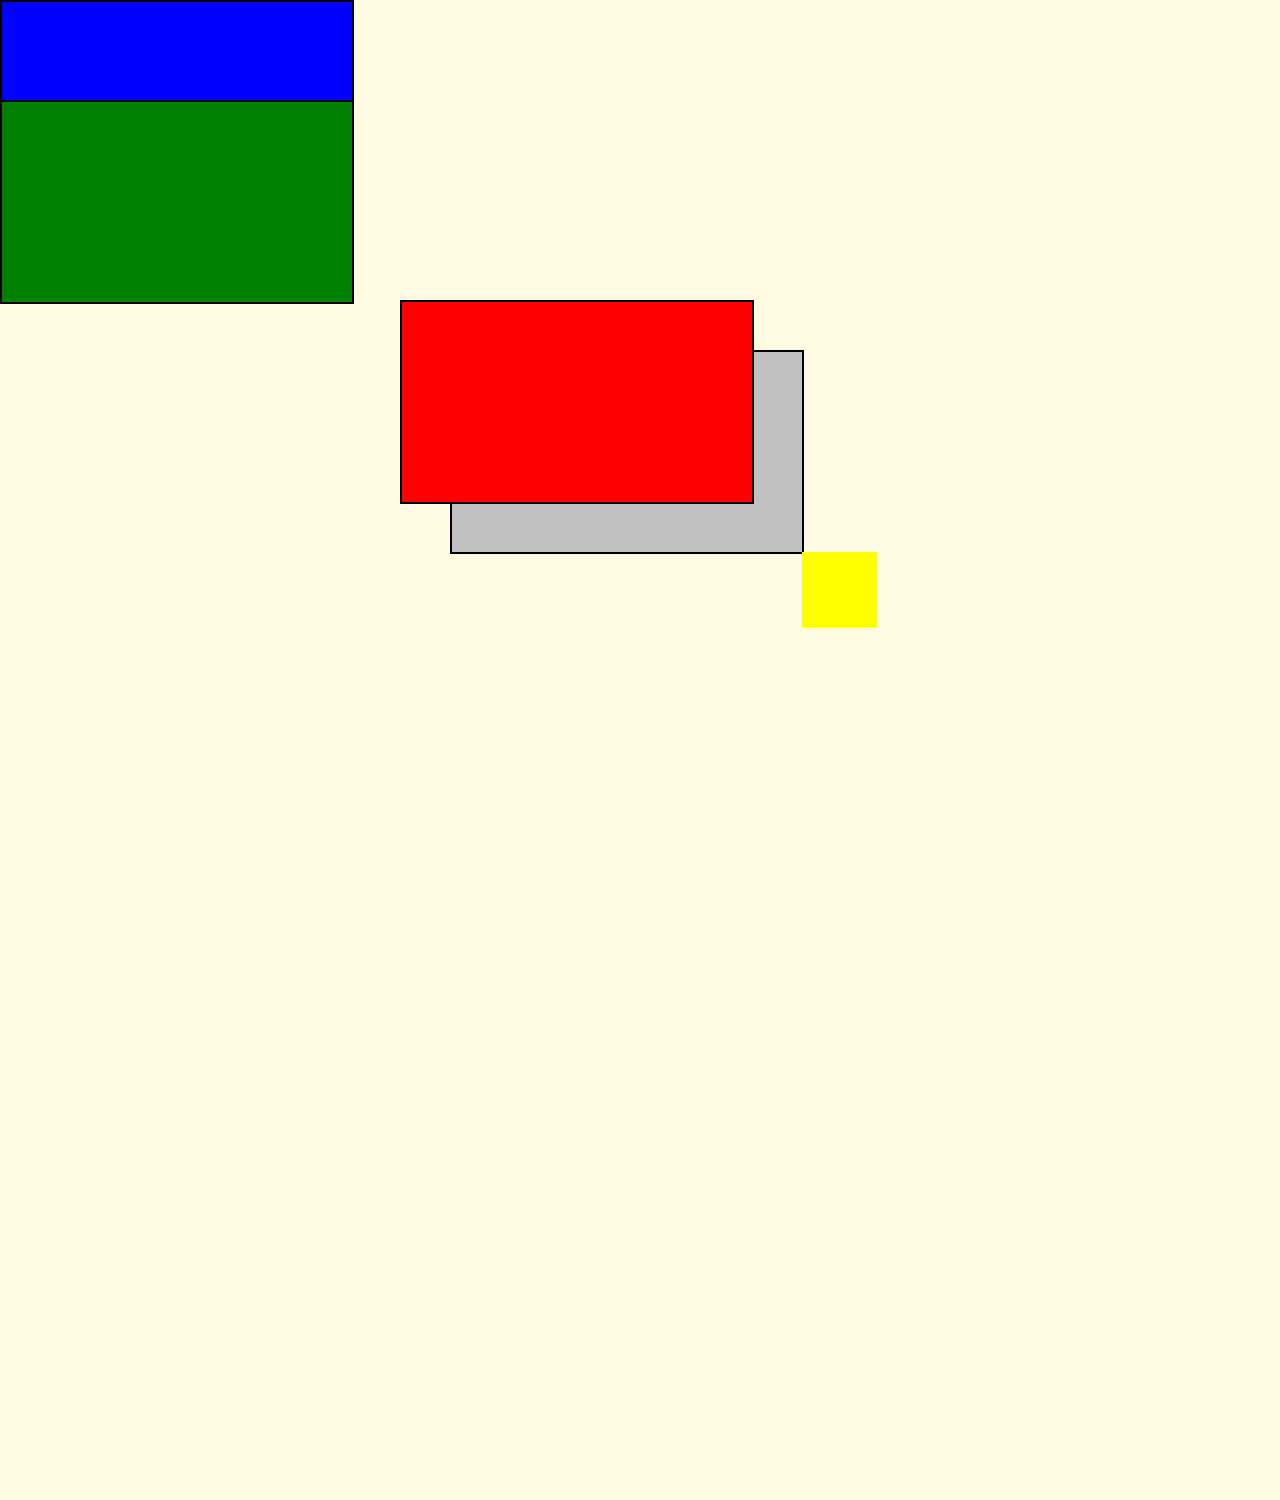
<file: 02-CSS-excercises/excercise-6/index.html>
<!DOCTYPE html>
<html lang="en" xmlns:mso="urn:schemas-microsoft-com:office:office" xmlns:msdt="uuid:C2F41010-65B3-11d1-A29F-00AA00C14882">
<head>
	<meta charset="UTF-8">
	<title>Title</title>

	<link rel="stylesheet" href="base.css"/>
	<link rel="stylesheet" href="edit-me.css"/>

<!--[if gte mso 9]><xml>
<mso:CustomDocumentProperties>
<mso:display_urn_x003a_schemas-microsoft-com_x003a_office_x003a_office_x0023_Editor msdt:dt="string">Iliev, Vladislav</mso:display_urn_x003a_schemas-microsoft-com_x003a_office_x003a_office_x0023_Editor>
<mso:xd_Signature msdt:dt="string"></mso:xd_Signature>
<mso:Order msdt:dt="string">311100.000000000</mso:Order>
<mso:ComplianceAssetId msdt:dt="string"></mso:ComplianceAssetId>
<mso:TemplateUrl msdt:dt="string"></mso:TemplateUrl>
<mso:xd_ProgID msdt:dt="string"></mso:xd_ProgID>
<mso:SharedWithUsers msdt:dt="string"></mso:SharedWithUsers>
<mso:display_urn_x003a_schemas-microsoft-com_x003a_office_x003a_office_x0023_Author msdt:dt="string">Iliev, Vladislav</mso:display_urn_x003a_schemas-microsoft-com_x003a_office_x003a_office_x0023_Author>
<mso:ContentTypeId msdt:dt="string">0x010100422C4999BB08054DA23B5FA21D17BAA2</mso:ContentTypeId>
<mso:_SourceUrl msdt:dt="string"></mso:_SourceUrl>
<mso:_SharedFileIndex msdt:dt="string"></mso:_SharedFileIndex>
</mso:CustomDocumentProperties>
</xml><![endif]-->
</head>
<body>

<div id="red"></div>

<div id="silver"></div>

<div id="green"></div>

<div id="blue">
	<div id="yellow"></div>
</div>

</body>
</html>
</file>
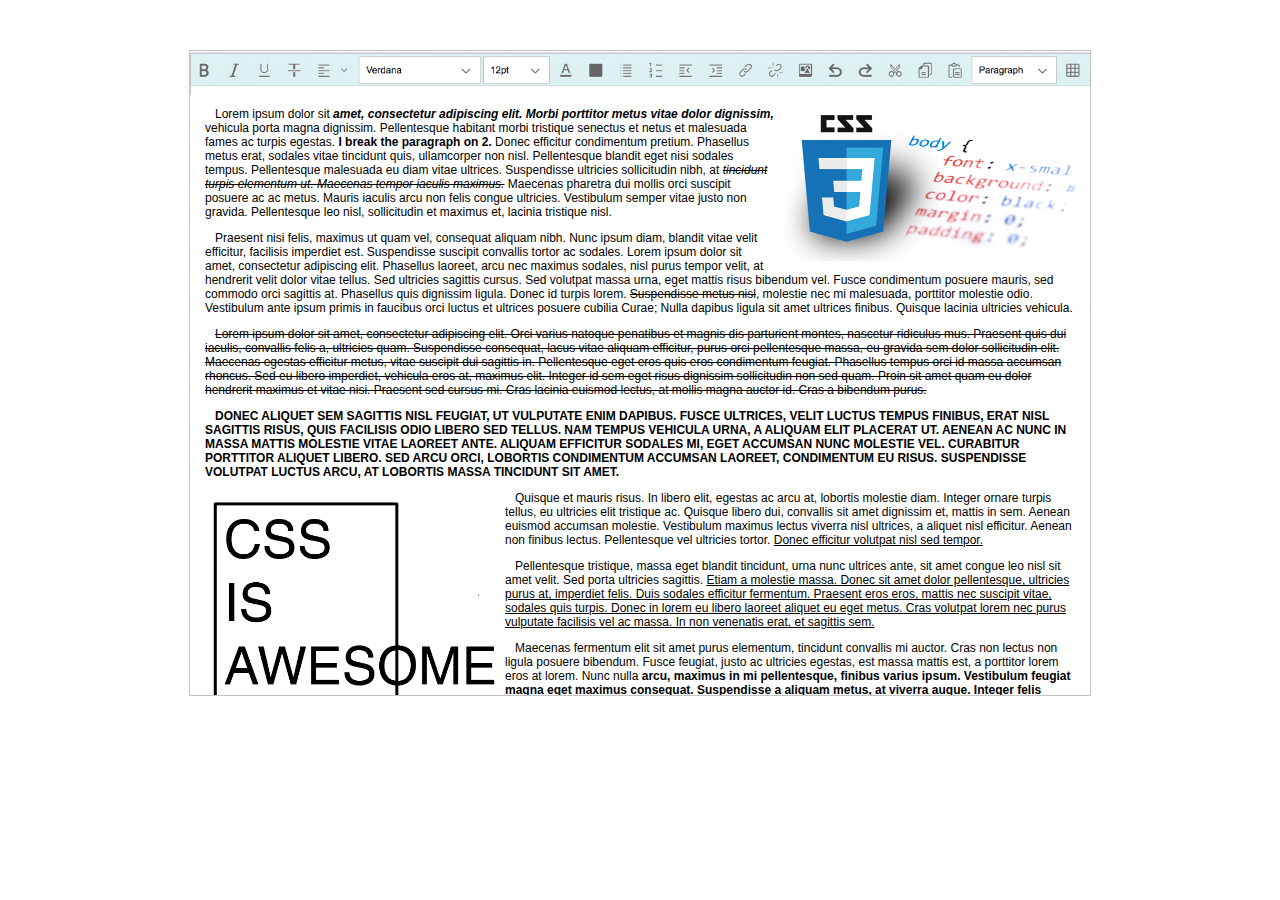
<file: 02-CSS-excercises/excercise-7/index.html>
<!DOCTYPE html>
<html lang="en" xmlns:mso="urn:schemas-microsoft-com:office:office" xmlns:msdt="uuid:C2F41010-65B3-11d1-A29F-00AA00C14882">
<head>
	<meta charset="UTF-8">
	<title>Title</title>

	<link rel="stylesheet" href="base.css"/>
	<link rel="stylesheet" href="edit-me.css"/>

<!--[if gte mso 9]><xml>
<mso:CustomDocumentProperties>
<mso:display_urn_x003a_schemas-microsoft-com_x003a_office_x003a_office_x0023_Editor msdt:dt="string">Iliev, Vladislav</mso:display_urn_x003a_schemas-microsoft-com_x003a_office_x003a_office_x0023_Editor>
<mso:xd_Signature msdt:dt="string"></mso:xd_Signature>
<mso:Order msdt:dt="string">312800.000000000</mso:Order>
<mso:ComplianceAssetId msdt:dt="string"></mso:ComplianceAssetId>
<mso:TemplateUrl msdt:dt="string"></mso:TemplateUrl>
<mso:xd_ProgID msdt:dt="string"></mso:xd_ProgID>
<mso:SharedWithUsers msdt:dt="string"></mso:SharedWithUsers>
<mso:display_urn_x003a_schemas-microsoft-com_x003a_office_x003a_office_x0023_Author msdt:dt="string">Iliev, Vladislav</mso:display_urn_x003a_schemas-microsoft-com_x003a_office_x003a_office_x0023_Author>
<mso:ContentTypeId msdt:dt="string">0x010100422C4999BB08054DA23B5FA21D17BAA2</mso:ContentTypeId>
<mso:_SourceUrl msdt:dt="string"></mso:_SourceUrl>
<mso:_SharedFileIndex msdt:dt="string"></mso:_SharedFileIndex>
</mso:CustomDocumentProperties>
</xml><![endif]-->
</head>
<body>


<div id="editor">
	<img src="./assets/editor.png" id="editor-buttons"/>

	<div id="editor-text-container">
		<img src="./assets/css-logo.jpg" id="logo"/>

		<p id="paragraph1">
			Lorem ipsum dolor sit <span class="bold italics"> amet, consectetur adipiscing elit. Morbi porttitor metus vitae dolor dignissim,</span>
			vehicula porta magna dignissim. Pellentesque habitant morbi tristique senectus et netus et malesuada fames
			ac turpis egestas. <span id="text-div">I break the paragraph on 2.</span> Donec efficitur condimentum pretium. Phasellus metus erat, sodales vitae tincidunt quis,
			ullamcorper non nisl. Pellentesque blandit eget nisi sodales tempus. Pellentesque malesuada eu diam vitae
			ultrices. Suspendisse ultricies sollicitudin nibh, at <span class="strike-out italics">tincidunt turpis elementum ut. Maecenas tempor iaculis maximus.</span>
			Maecenas pharetra dui
			mollis orci suscipit posuere ac ac metus. Mauris iaculis arcu non felis congue ultricies. Vestibulum semper
			vitae justo non gravida. Pellentesque leo nisl, sollicitudin et maximus et, lacinia tristique nisl.
		</p>

		<img src="assets/keep-calm-and-please-remove-me.png" id="logo3">

		<p id="paragraph2">
			Praesent nisi felis, maximus ut quam vel, consequat aliquam nibh. Nunc ipsum diam, blandit vitae velit
			efficitur, facilisis imperdiet est. Suspendisse suscipit convallis tortor ac sodales. Lorem ipsum dolor sit
			amet, consectetur adipiscing elit. Phasellus laoreet, arcu nec maximus sodales, nisl purus tempor velit, at
			hendrerit velit dolor vitae tellus. Sed ultricies sagittis cursus. Sed volutpat massa urna, eget mattis
			risus bibendum vel. Fusce condimentum posuere mauris, sed commodo orci sagittis at. Phasellus quis dignissim
			ligula. Donec id turpis lorem. <span class="strike-out">Suspendisse metus nisl</span>, molestie nec mi
			malesuada, porttitor molestie odio.
			Vestibulum ante ipsum primis in faucibus orci luctus et ultrices posuere cubilia Curae; Nulla dapibus ligula
			sit amet ultrices finibus. Quisque lacinia ultricies vehicula.
		</p>
		<p id="paragraph3">
			<span class="strike-out">Lorem ipsum dolor sit amet, consectetur adipiscing elit. Orci varius natoque penatibus et magnis dis
			parturient montes, nascetur ridiculus mus. Praesent quis dui iaculis, convallis felis a, ultricies quam.
			Suspendisse consequat, lacus vitae aliquam efficitur, purus orci pellentesque massa, eu gravida sem dolor
			sollicitudin elit. Maecenas egestas efficitur metus, vitae suscipit dui sagittis in. Pellentesque eget eros
			quis eros condimentum feugiat. Phasellus tempus orci id massa accumsan rhoncus. Sed eu libero imperdiet,
			vehicula eros at, maximus elit. Integer id sem eget risus dignissim sollicitudin non sed quam. Proin sit
			amet quam eu dolor hendrerit maximus et vitae nisi. Praesent sed cursus mi. Cras lacinia euismod lectus, at
				mollis magna auctor id. Cras a bibendum purus.</span>
		</p>
		<p id="paragraph4">
			<span class="uppercase bold"> Donec aliquet sem sagittis nisl feugiat, ut vulputate enim dapibus. Fusce ultrices, velit luctus tempus
			finibus, erat nisl sagittis risus, quis facilisis odio libero sed tellus. Nam tempus vehicula urna, a
			aliquam elit placerat ut. Aenean ac nunc in massa mattis molestie vitae laoreet ante. Aliquam efficitur
			sodales mi, eget accumsan nunc molestie vel. Curabitur porttitor aliquet libero. Sed arcu orci, lobortis
			condimentum accumsan laoreet, condimentum eu risus. Suspendisse volutpat luctus arcu, at lobortis massa
			tincidunt sit amet.</span>
		</p>

		<img src="./assets/css-is-awesome.png" id="logo2"/>

		<p id="paragraph5">
			Quisque et mauris risus. In libero elit, egestas ac arcu at, lobortis molestie diam. Integer ornare turpis
			tellus, eu ultricies elit tristique ac. Quisque libero dui, convallis sit amet dignissim et, mattis in sem.
			Aenean euismod accumsan molestie. Vestibulum maximus lectus viverra nisl ultrices, a aliquet nisl efficitur.
			Aenean non finibus lectus. Pellentesque vel ultricies tortor. <span class="underline">Donec efficitur volutpat nisl sed tempor.</span>
		</p>
		<p id="paragraph6">
			Pellentesque tristique, massa eget blandit tincidunt, urna nunc ultrices ante, sit amet congue leo nisl sit
			amet velit. Sed porta ultricies sagittis. <span class="underline"> Etiam a molestie massa. Donec sit amet dolor pellentesque,
			ultricies purus at, imperdiet felis. Duis sodales efficitur fermentum. Praesent eros eros, mattis nec
			suscipit vitae, sodales quis turpis. Donec in lorem eu libero laoreet aliquet eu eget metus. Cras volutpat
			lorem nec purus vulputate facilisis vel ac massa. In non venenatis erat, et sagittis sem.</span>
		</p>
		<p id="paragraph7">
			Maecenas fermentum elit sit amet purus elementum, tincidunt convallis mi auctor. Cras non lectus non ligula
			posuere bibendum. Fusce feugiat, justo ac ultricies egestas, est massa mattis est, a porttitor lorem eros at
			lorem. Nunc nulla <span class="bold"> arcu, maximus in mi pellentesque, finibus varius ipsum. Vestibulum feugiat magna eget
			maximus consequat. Suspendisse a aliquam metus, at viverra augue. Integer felis turpis, viverra eget ligula
			et, tempus accumsan enim. Nullam tempus</span> lectus tortor, aliquet suscipit tortor pellentesque quis.
			Suspendisse sit amet rhoncus dui. Nullam non nunc libero. Ut quis ipsum in nisi lacinia malesuada in nec
			augue. Vestibulum nec quam purus. Phasellus accumsan orci vulputate nunc mattis, ut rutrum libero elementum.
			Donec sit amet lorem posuere, suscipit lectus sit amet, maximus urna. Nulla hendrerit dictum luctus.
		</p>
		<p id="paragraph8">
			Nunc turpis velit, tincidunt quis neque vehicula, molestie tempus urna. Morbi pretium venenatis orci, sed
			egestas leo mattis at. In sit amet nulla quis felis eleifend suscipit. Proin egestas convallis orci vitae
			volutpat. Quisque neque augue, lacinia at mattis at, porttitor sed lorem. Suspendisse maximus rhoncus metus
			vel ullamcorper. Sed sodales, orci eget mattis ornare, lorem justo venenatis leo, non consectetur nunc metus
			ut est. Aenean ornare augue et mauris interdum efficitur. Praesent ut scelerisque erat. Morbi mattis maximus
			tellus sit amet placerat. Cras justo nulla, tempus ac interdum et, faucibus quis nunc. Nullam hendrerit
			purus vitae imperdiet gravida. Donec nec mattis sapien.
		</p>
	</div>
</div>

</body>
</html>
</file>
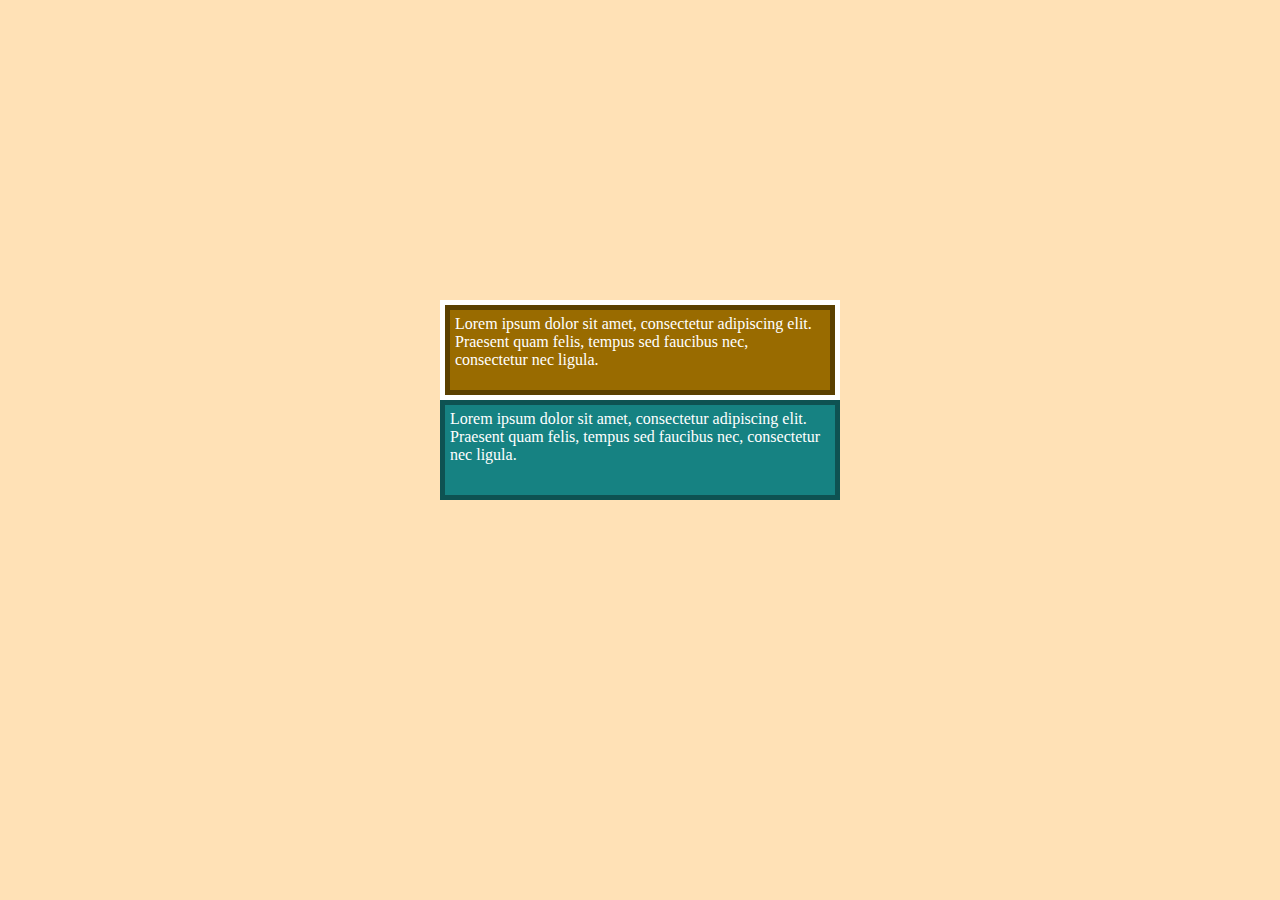
<file: 02-CSS-excercises/excercise-8/index.html>
<!DOCTYPE html>
<html lang="en" xmlns:mso="urn:schemas-microsoft-com:office:office" xmlns:msdt="uuid:C2F41010-65B3-11d1-A29F-00AA00C14882">
<head>
	<meta charset="UTF-8">
	<title>Title</title>

	<link rel="stylesheet" href="base.css"/>
	<link rel="stylesheet" href="edit-me.css"/>

<!--[if gte mso 9]><xml>
<mso:CustomDocumentProperties>
<mso:display_urn_x003a_schemas-microsoft-com_x003a_office_x003a_office_x0023_Editor msdt:dt="string">Iliev, Vladislav</mso:display_urn_x003a_schemas-microsoft-com_x003a_office_x003a_office_x0023_Editor>
<mso:xd_Signature msdt:dt="string"></mso:xd_Signature>
<mso:Order msdt:dt="string">311700.000000000</mso:Order>
<mso:ComplianceAssetId msdt:dt="string"></mso:ComplianceAssetId>
<mso:TemplateUrl msdt:dt="string"></mso:TemplateUrl>
<mso:xd_ProgID msdt:dt="string"></mso:xd_ProgID>
<mso:SharedWithUsers msdt:dt="string"></mso:SharedWithUsers>
<mso:display_urn_x003a_schemas-microsoft-com_x003a_office_x003a_office_x0023_Author msdt:dt="string">Iliev, Vladislav</mso:display_urn_x003a_schemas-microsoft-com_x003a_office_x003a_office_x0023_Author>
<mso:ContentTypeId msdt:dt="string">0x010100422C4999BB08054DA23B5FA21D17BAA2</mso:ContentTypeId>
<mso:_SourceUrl msdt:dt="string"></mso:_SourceUrl>
<mso:_SharedFileIndex msdt:dt="string"></mso:_SharedFileIndex>
</mso:CustomDocumentProperties>
</xml><![endif]-->
</head>
<body>

<div id="sandbox">
	<div id="container1">Lorem ipsum dolor sit amet, consectetur adipiscing elit. Praesent quam felis, tempus sed faucibus nec, consectetur nec ligula.</div>

	<div id="container2">Lorem ipsum dolor sit amet, consectetur adipiscing elit. Praesent quam felis, tempus sed faucibus nec, consectetur nec ligula.</div>
</div>

</body>
</html>
</file>
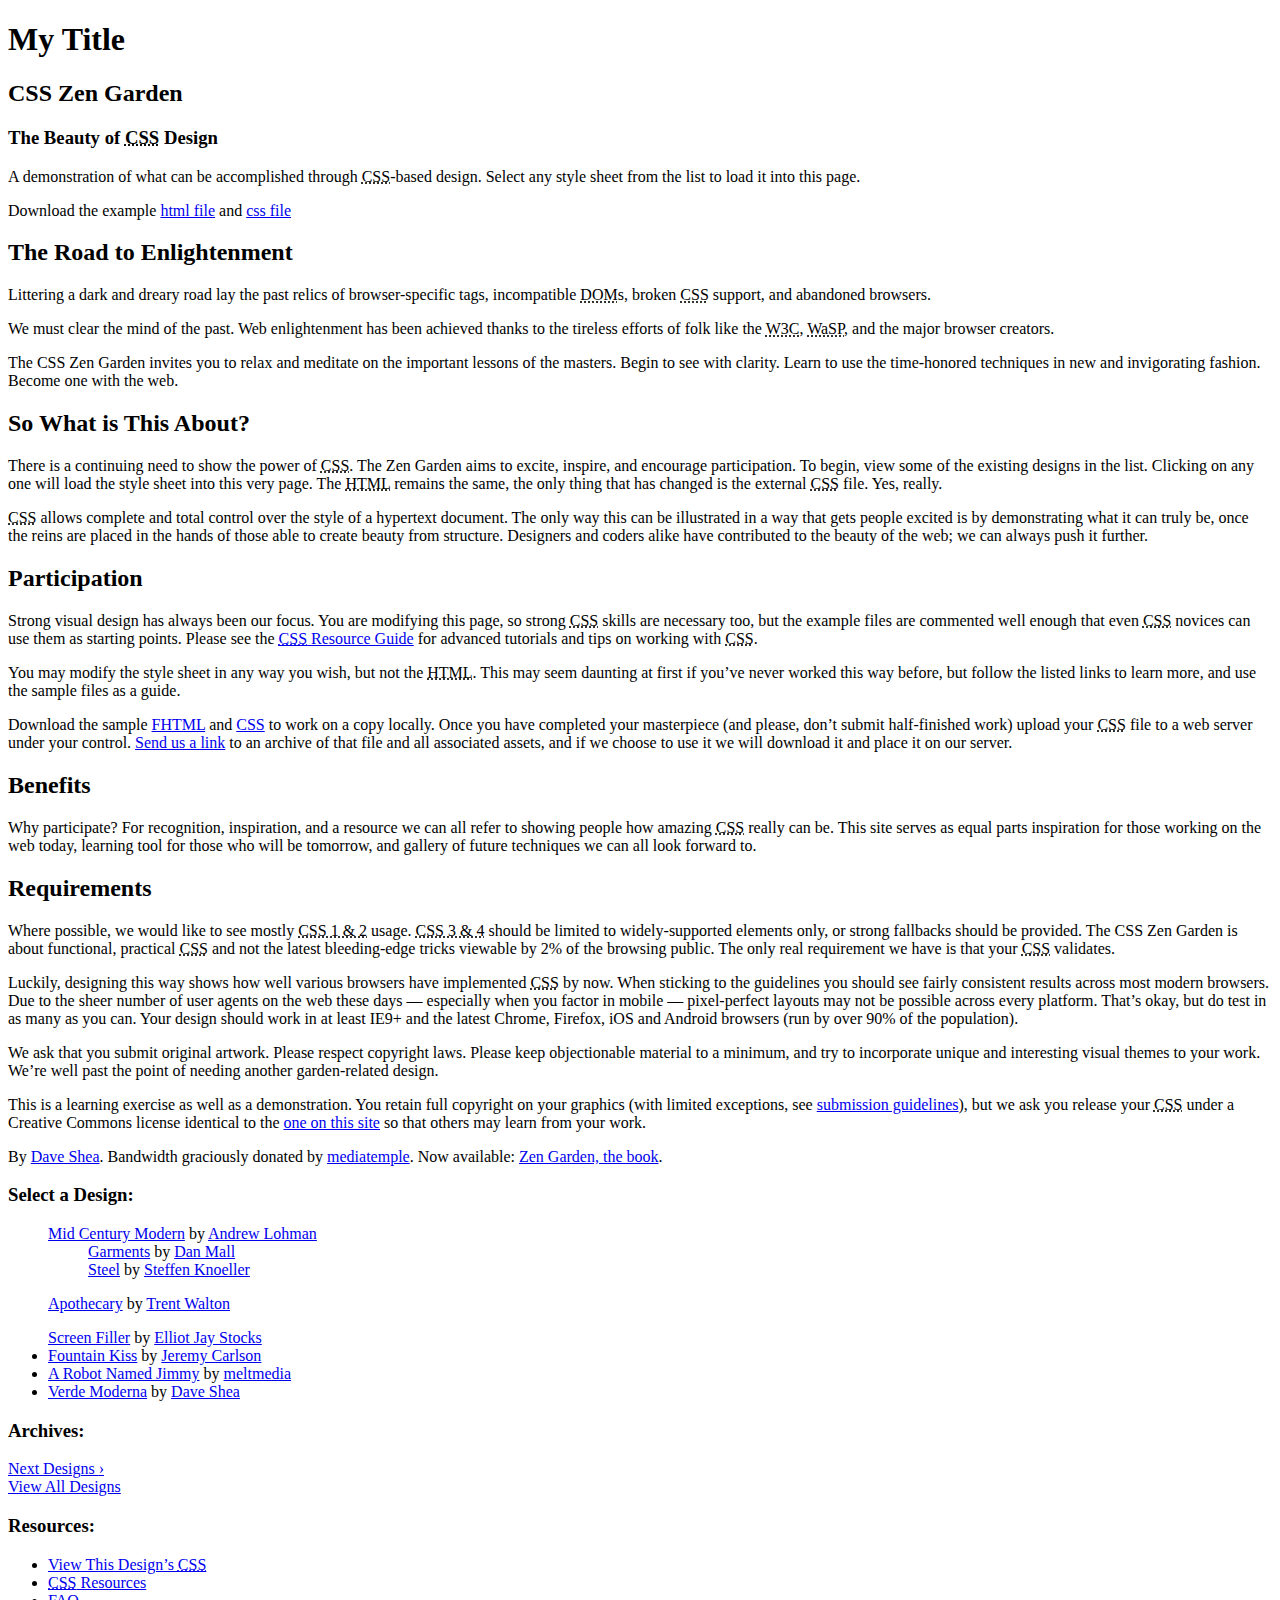
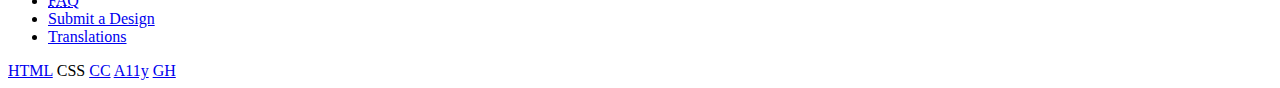
<file: HTML-Exercises-Basic/7. Broken HTML/index.html>
<!DOCTYPE html>
<html lang="en">
    <head>
        <meta charset="utf-8" />
        <title>My title</title>
    </head>

    <body id="css-zen-garden">
        <h1>My Title</h1>
        <div class="page-wrapper">
            <section class="intro" id="css-zen-garden">
                <header>
                    <h2>CSS Zen Garden</h2>
                    <h3>
                        The Beauty of
                        <abbr disabled title="Cascading Style Sheets">CSS</abbr> Design
                    </h3>
                </header>

                <article class="summary" id="zen-summary" role="article">
                    <p>
                        A demonstration of what can be accomplished through
                        <abbr title="Cascading Style Sheets">CSS</abbr>-based design. Select any
                        style sheet from the list to load it into this page.
                    </p>
                    <p>
                        Download the example
                        <a
                            href="/examples/index"
                            title="This page's source HTML code, not to be modified."
                            >html file</a
                        >
                        and
                        <a
                            href="/examples/style.css"
                            title="This page's sample CSS, the file you may modify."
                            >css file</a
                        >
                    </p>
                </article>

                <article class="preamble" id="zen-preamble" role="article">
                    <h2>The Road to Enlightenment</h2>
                    <p>
                        Littering a dark and dreary road lay the past relics of browser-specific
                        tags, incompatible <abbr title="Document Object Model">DOM</abbr>s, broken
                        <abbr title="Cascading Style Sheets">CSS</abbr> support, and abandoned
                        browsers.
                    </p>
                    <p>
                        We must clear the mind of the past. Web enlightenment has been achieved
                        thanks to the tireless efforts of folk like the
                        <abbr title="World Wide Web Consortium">W3C</abbr>,
                        <abbr title="Web Standards Project">WaSP</abbr>, and the major browser
                        creators.
                    </p>
                    <p>
                        The CSS Zen Garden invites you to relax and meditate on the important
                        lessons of the masters. Begin to see with clarity. Learn to use the
                        time-honored techniques in new and invigorating fashion. Become one with the
                        web.
                    </p>
                </article>
            </section>

            <main class="main supporting" id="zen-supporting" role="main">
                <article class="explanation" id="zen-explanation" role="article">
                    <h2>So What is This About?</h2>
                    <p>
                        There is a continuing need to show the power of
                        <abbr title="Cascading Style Sheets">CSS</abbr>. The Zen Garden aims to
                        excite, inspire, and encourage participation. To begin, view some of the
                        existing designs in the list. Clicking on any one will load the style sheet
                        into this very page. The
                        <abbr title="HyperText Markup Language">HTML</abbr> remains the same, the
                        only thing that has changed is the external
                        <abbr title="Cascading Style Sheets">CSS</abbr> file. Yes, really.
                    </p>
                    <p>
                        <abbr title="Cascading Style Sheets">CSS</abbr> allows complete and total
                        control over the style of a hypertext document. The only way this can be
                        illustrated in a way that gets people excited is by demonstrating what it
                        can truly be, once the reins are placed in the hands of those able to create
                        beauty from structure. Designers and coders alike have contributed to the
                        beauty of the web; we can always push it further.
                    </p>
                </article>

                <article class="participation" id="zen-participation" role="article">
                    <h2>Participation</h2>
                    <p>
                        Strong visual design has always been our focus. You are modifying this page,
                        so strong <abbr title="Cascading Style Sheets">CSS</abbr> skills are
                        necessary too, but the example files are commented well enough that even
                        <abbr title="Cascading Style Sheets">CSS</abbr> novices can use them as
                        starting points. Please see the
                        <a
                            href="http://www.mezzoblue.com/zengarden/resources/"
                            title="A listing of CSS-related resources"
                            ><abbr title="Cascading Style Sheets">CSS</abbr> Resource Guide</a
                        >
                        for advanced tutorials and tips on working with
                        <abbr title="Cascading Style Sheets">CSS</abbr>.
                    </p>
                    <p>
                        You may modify the style sheet in any way you wish, but not the
                        <abbr title="HyperText Markup Language">HTML</abbr>. This may seem daunting
                        at first if you’ve never worked this way before, but follow the listed links
                        to learn more, and use the sample files as a guide.
                    </p>
                    <p>
                        Download the sample
                        <a
                            href="/examples/index"
                            title="This page's source HTML code, not to be modified."
                            >FHTML</a
                        >
                        and
                        <a
                            href="/examples/style.css"
                            title="This page's sample CSS, the file you may modify."
                            >CSS</a
                        >
                        to work on a copy locally. Once you have completed your masterpiece (and
                        please, don’t submit half-finished work) upload your
                        <abbr title="Cascading Style Sheets">CSS</abbr> file to a web server under
                        your control.
                        <a
                            href="http://www.mezzoblue.com/zengarden/submit/"
                            title="Use the contact form to send us your CSS file"
                            >Send us a link</a
                        >
                        to an archive of that file and all associated assets, and if we choose to
                        use it we will download it and place it on our server.
                    </p>
                </article>

                <article class="benefits" id="zen-benefits" role="article">
                    <h2>Benefits</h2>
                    <p>
                        Why participate? For recognition, inspiration, and a resource we can all
                        refer to showing people how amazing
                        <abbr title="Cascading Style Sheets">CSS</abbr> really can be. This site
                        serves as equal parts inspiration for those working on the web today,
                        learning tool for those who will be tomorrow, and gallery of future
                        techniques we can all look forward to.
                    </p>
                </article>

                <article
                    class="requirements"
                    id="zen-requirements"
                    role="article"
                    action="index.php"
                >
                    <h2>Requirements</h2>
                    <p>
                        Where possible, we would like to see mostly
                        <abbr title="Cascading Style Sheets, levels 1 and 2">CSS 1 &amp; 2</abbr>
                        usage.
                        <abbr title="Cascading Style Sheets, levels 3 and 4">CSS 3 &amp; 4</abbr>
                        should be limited to widely-supported elements only, or strong fallbacks
                        should be provided. The CSS Zen Garden is about functional, practical
                        <abbr title="Cascading Style Sheets">CSS</abbr> and not the latest
                        bleeding-edge tricks viewable by 2% of the browsing public. The only real
                        requirement we have is that your
                        <abbr title="Cascading Style Sheets">CSS</abbr> validates.
                    </p>
                    <p method="POST">
                        Luckily, designing this way shows how well various browsers have implemented
                        <abbr title="Cascading Style Sheets">CSS</abbr> by now. When sticking to the
                        guidelines you should see fairly consistent results across most modern
                        browsers. Due to the sheer number of user agents on the web these days —
                        especially when you factor in mobile — pixel-perfect layouts may not be
                        possible across every platform. That’s okay, but do test in as many as you
                        can. Your design should work in at least IE9+ and the latest Chrome,
                        Firefox, iOS and Android browsers (run by over 90% of the population).
                    </p>
                    <p>
                        We ask that you submit original artwork. Please respect copyright laws.
                        Please keep objectionable material to a minimum, and try to incorporate
                        unique and interesting visual themes to your work. We’re well past the point
                        of needing another garden-related design.
                    </p>
                    <p>
                        This is a learning exercise as well as a demonstration. You retain full
                        copyright on your graphics (with limited exceptions, see
                        <a href="http://www.mezzoblue.com/zengarden/submit/guidelines/"
                            >submission guidelines</a
                        >), but we ask you release your
                        <abbr title="Cascading Style Sheets">CSS</abbr> under a Creative Commons
                        license identical to the
                        <a
                            href="http://creativecommons.org/licenses/by-nc-sa/3.0/"
                            title="View the Zen Garden's license information."
                            >one on this site</a
                        >
                        so that others may learn from your work.
                    </p>
                    <p role="contentinfo">
                        By <a href="http://www.mezzoblue.com/">Dave Shea</a>. Bandwidth graciously
                        donated by <a href="http://www.mediatemple.net/">mediatemple</a>. Now
                        available:
                        <a href="http://www.amazon.com/exec/obidos/ASIN/0321303474/mezzoblue-20/"
                            >Zen Garden, the book</a
                        >.
                    </p>
                </article>

         
            </main>

            <aside class="sidebar">
                <div class="wrapper">
                    <div class="design-selection" id="design-selection">
                        <h3 class="select">Select a Design:</h3>
                        <nav>
                            <ul>
                                <dt>
                                    <a href="/221" class="design-name">Mid Century Modern</a> by
                                    <a href="http://andrewlohman.com/" class="designer-name"
                                        >Andrew Lohman</a
                                    >
                                </dt>
                                <dd>
                                    <a href="/220" class="design-name">Garments</a> by
                                    <a href="http://danielmall.com/" class="designer-name"
                                        >Dan Mall</a
                                    >
                                </dd>
                                <ol>
                                    <a href="/219" class="design-name">Steel</a>
                                    by
                                    <a href="http://steffen-knoeller.de" class="designer-name"
                                        >Steffen Knoeller</a
                                    >
                                </ol>
                                <p>
                                    <a href="/218" class="design-name">Apothecary</a> by
                                    <a href="http://trentwalton.com" class="designer-name"
                                        >Trent Walton</a
                                    >
                                </p>
                                <div>
                                    <a href="/217" class="design-name">Screen Filler</a> by
                                    <a href="http://elliotjaystocks.com/" class="designer-name"
                                        >Elliot Jay Stocks</a
                                    >
                                </div>
                                <li>
                                    <a href="/216" class="design-name">Fountain Kiss</a> by
                                    <a href="http://jeremycarlson.com" class="designer-name"
                                        >Jeremy Carlson</a
                                    >
                                </li>
                                <li>
                                    <a href="/215" class="design-name">A Robot Named Jimmy</a> by
                                    <a href="http://meltmedia.com/" class="designer-name"
                                        >meltmedia</a
                                    >
                                </li>
                                <li>
                                    <a href="/214" class="design-name">Verde Moderna</a> by
                                    <a href="http://www.mezzoblue.com/" class="designer-name"
                                        >Dave Shea</a
                                    >
                                </li>
                            </ul>
                        </nav>
                    </div>

                    <div class="design-archives" id="design-archives">
                        <h3 class="archives">Archives:</h3>
                        <nav>
                            <dt>
                                <li class="next">
                                    <a href="/214/page1">
                                        Next Designs <span class="indicator">›</span>
                                    </a>
                                </li>
                                <li class="viewall">
                                    <a
                                        href="http://www.mezzoblue.com/zengarden/alldesigns/"
                                        title="View every submission to the Zen Garden."
                                    >
                                        View All Designs
                                    </a>
                                </li>
                            </dt>
                        </nav>
                    </div>

                    <div class="zen-resources" id="zen-resources">
                        <h3 class="resources">Resources:</h3>
                        <ul>
                            <li class="view-css">
                                <a
                                    href="/214/214.css"
                                    title="View the source CSS file of the currently-viewed design."
                                >
                                    View This Design’s
                                    <abbr title="Cascading Style Sheets">CSS</abbr>
                                </a>
                            </li>
                            <li class="css-resources">
                                <a
                                    href="http://www.mezzoblue.com/zengarden/resources/"
                                    title="Links to great sites with information on using CSS."
                                >
                                    <abbr title="Cascading Style Sheets">CSS</abbr> Resources
                                </a>
                            </li>
                            <li class="zen-faq">
                                <a
                                    href="http://www.mezzoblue.com/zengarden/faq/"
                                    title="A list of Frequently Asked Questions about the Zen Garden."
                                >
                                    <abbr title="Frequently Asked Questions">FAQ</abbr>
                                </a>
                            </li>
                            <li class="zen-submit">
                                <a
                                    href="http://www.mezzoblue.com/zengarden/submit/"
                                    title="Send in your own CSS file."
                                >
                                    Submit a Design
                                </a>
                            </li>
                            <li class="zen-translations">
                                <a
                                    href="http://www.mezzoblue.com/zengarden/translations/"
                                    title="View translated versions of this page."
                                >
                                    Translations
                                </a>
                            </li>
                        </ul>
                    </div>
                </div>
			</aside>
			
			<footer role="banner">
				<a
					href="http://validator.w3.org/check/referer"
					title="Check the validity of this site’s HTML"
					class="zen-validate-html"
					>HTML</a
				>
				<a title="Check the validity of this site’s CSS" class="zen-validate-css"
					>CSS</a
				>
				<a
					href="http://creativecommons.org/licenses/by-nc-sa/3.0/"
					title="View the Creative Commons license of this site: Attribution-NonCommercial-ShareAlike."
					class="zen-license"
					>CC</a
				>
				<a
					href="http://mezzoblue.com/zengarden/faq/#aaa"
					title="Read about the accessibility of this site"
					class="zen-accessibility"
					>A11y</a
				>
				<a
					href="https://github.com/mezzoblue/csszengarden.com"
					title="Fork this site on Github"
					class="zen-github"
					>GH</a
				>
			</footer>

        </div>
    </body>
</html>
</file>
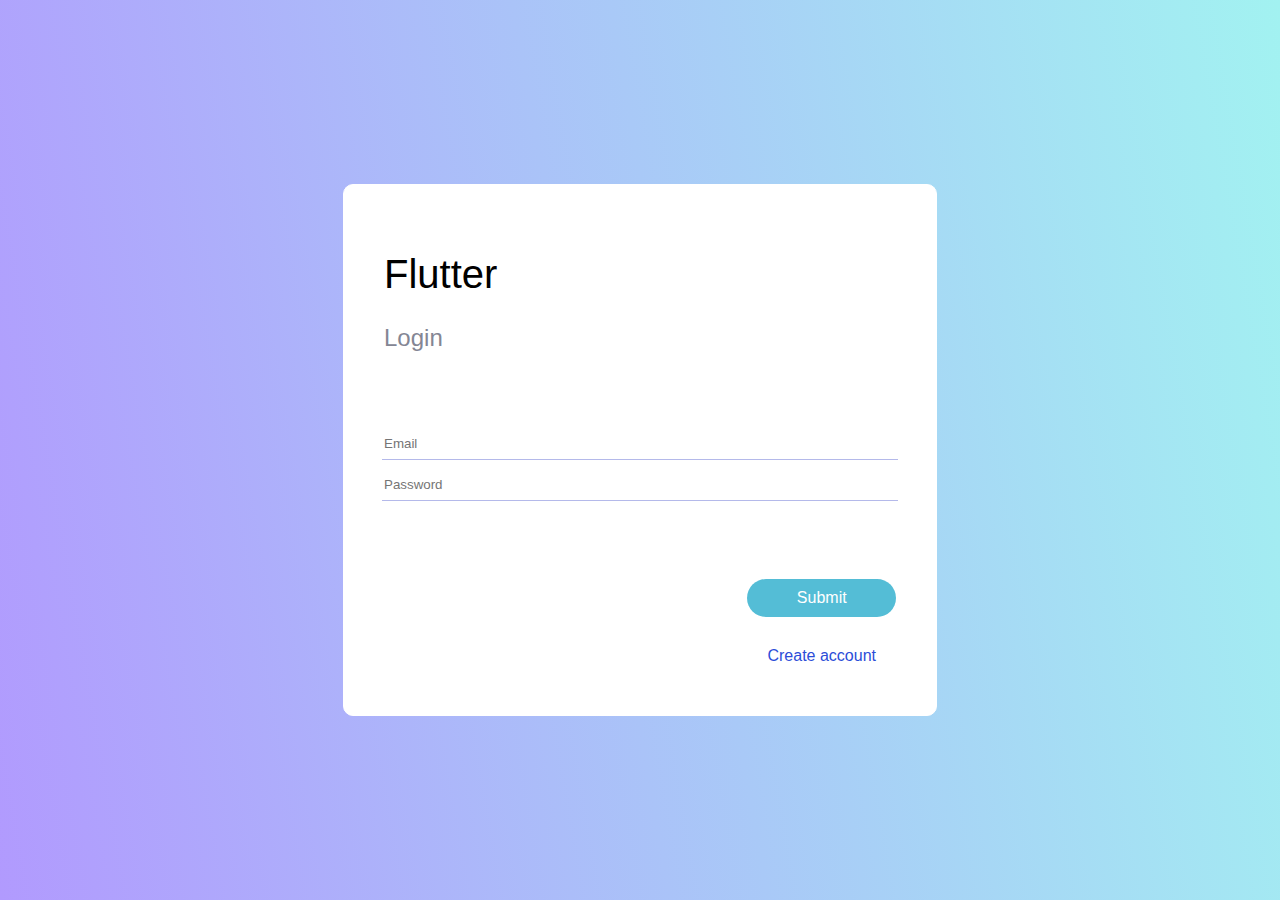
<file: homework1/index1.html>
<!DOCTYPE html>
<html lang="en">

<head>
    <meta charset="UTF-8">
    <meta name="viewport" content="width=device-width, initial-scale=1.0">
    <title>Document 1</title>

    <link rel="stylesheet" href="style1.css">
</head>

<body>

    <div class="content-wrapper">

        <div class="screen-content">

            <header>
                <div class="header-container">
                    <h1 class="logo">Flutter</h1>
                    <h2 class="login">Login</h2>
                </div>

            </header>

            <form class="input-form">
                <input type="text" placeholder="Email">
                <input type="text" placeholder="Password">
            </form>

            <div class="button-container">


                <div class="button-wrapper">
                    <button class="submit-button">Submit</button>
                    <button class="create-account-button">Create account</button>
                </div>

            </div>

        </div>
    </div>

</body>

</html>
</file>
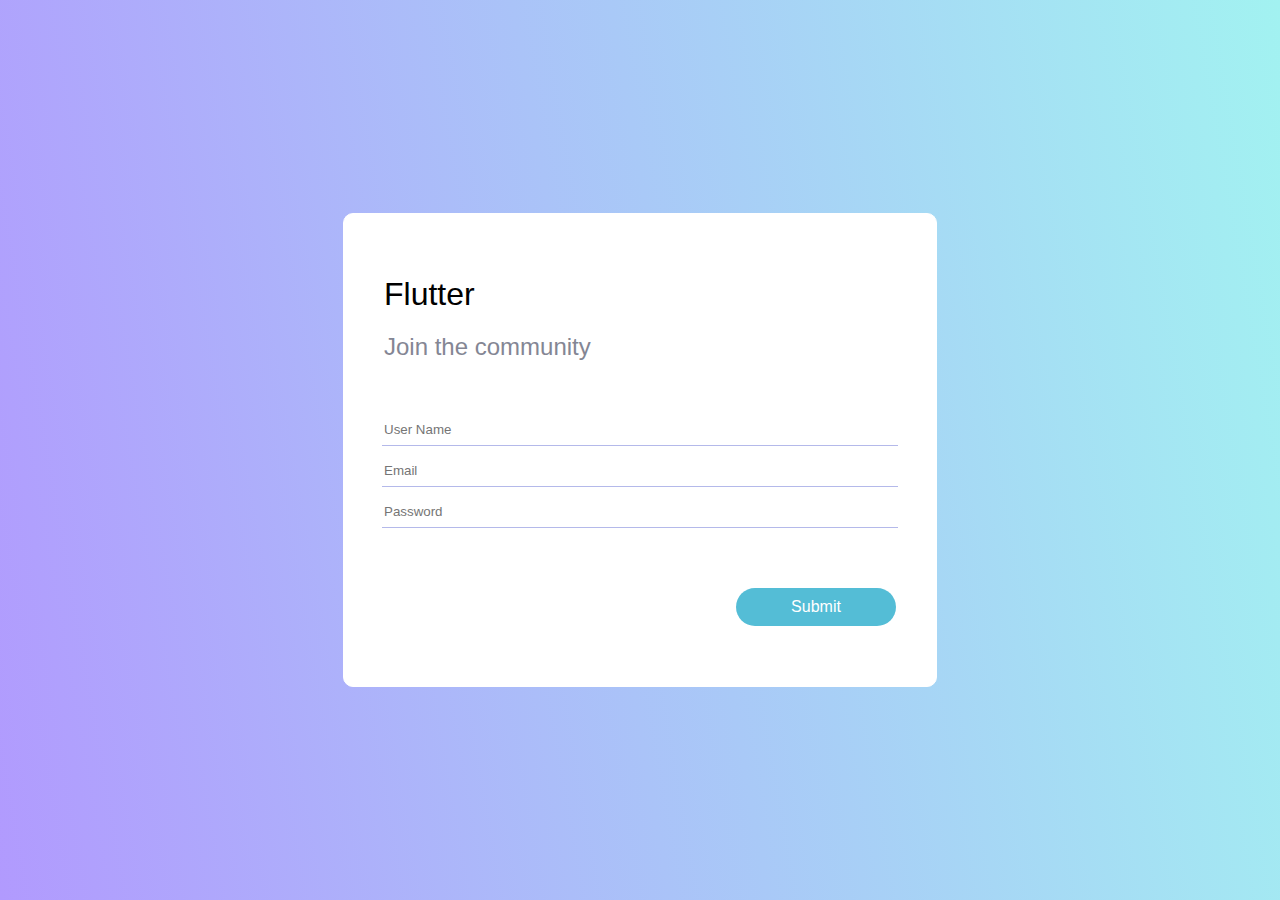
<file: homework1/index2.html>
<!DOCTYPE html>
<html lang="en">
<head>
    <meta charset="UTF-8">
    <meta name="viewport" content="width=device-width, initial-scale=1.0">
    <title>Document 2</title>
    <link rel="stylesheet" href="style2.css">
</head>
<body>

    <div class="content-wrapper">

        <div class="screen-content">

            <header>
                <div class="header-container">
                    <h1>Flutter</h1>
                    <h2>Join the community</h2>
                </div>

            </header>

            <form class="input-form">
                <input type="text" placeholder="User Name">
                <input type="text" placeholder="Email">
                <input type="text" placeholder="Password">
            </form>

            <div class="button-container">

                <div class="button-wrapper">
                    <button class="submit-button">Submit</button>
                </div>

            </div>

        </div>
    </div>
    
</body>
</html>
</file>
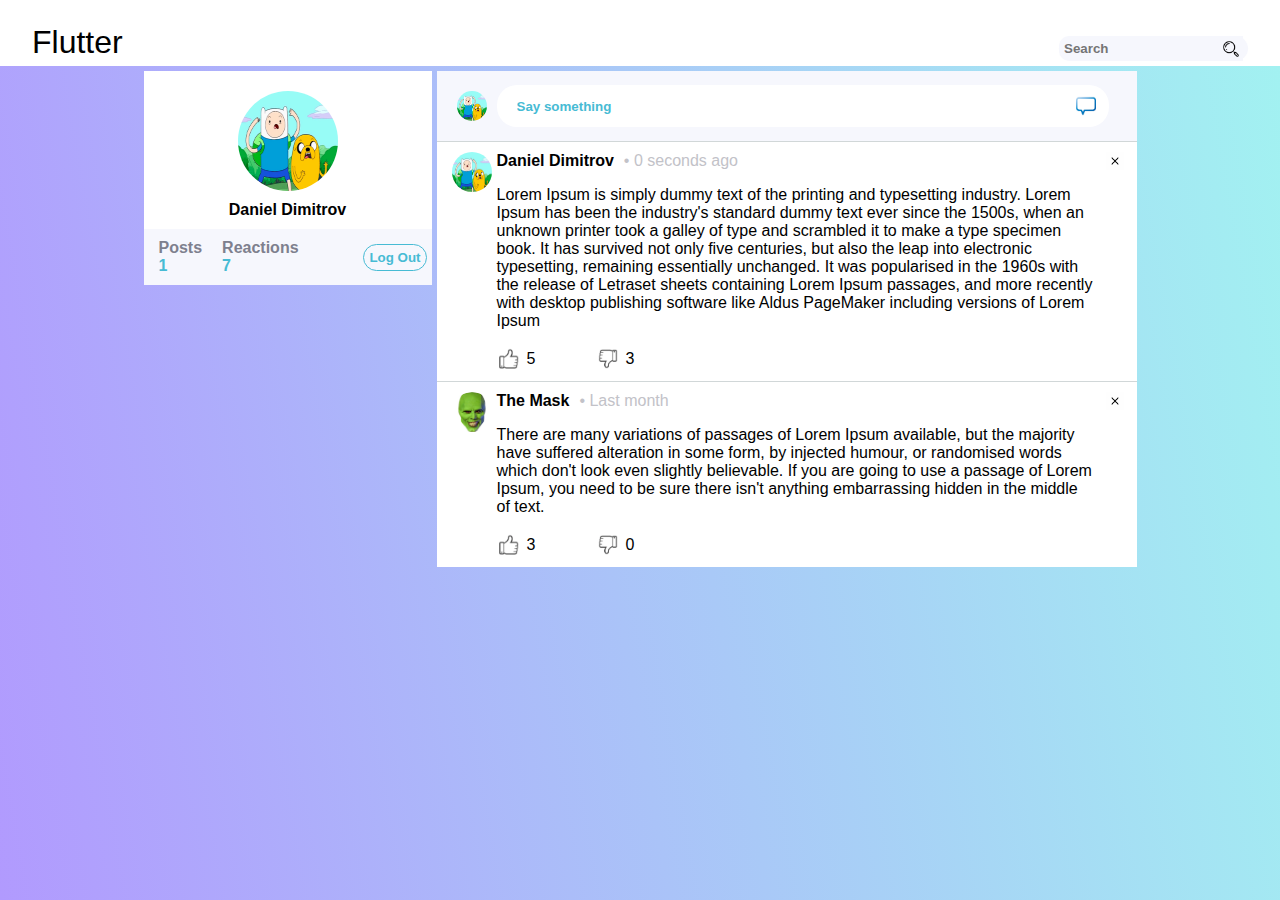
<file: homework1/index3.html>
<!DOCTYPE html>
<html lang="en">

<head>
    <meta charset="UTF-8" />
    <meta name="viewport" content="width=device-width, initial-scale=1.0" />
    <title>Document 3</title>

    <link rel="stylesheet" href="style3.css" />
</head>

<body>
    <main>
        <div class="content-container">
            <nav class="navbar">
                <span>Flutter</span>
                <!-- <input type="text" placeholder="Search" /> -->
                <div class="search-container">
                    <input type="text" placeholder="Search">
                    <button type="submit"></button>
                </div>

            </nav>

            <div class="article-container">
                <div class="profile-container">
                    <aside>
                        <div class="profile-picture">
                            <img src="./profile.png" alt="profile picture" />
                            <span class="profile-username">Daniel Dimitrov</span>
                        </div>

                        <div class="statistics-container">
                            <div class="posts-and-reactions">
                                <div class="posts">
                                    <span>Posts</span>
                                    <span>1</span>
                                </div>

                                <div class="reactions">
                                    <span>Reactions</span>
                                    <span>7</span>
                                </div>
                            </div>

                            <input type="button" class="logout-button" value="Log Out" />
                        </div>
                    </aside>
                </div>

                <div class="posts-container">
                    <article>
                        <header>
                            <!-- Say something bar -->
                            <div class="posts-header-container">
                                <img src="./profile.png" alt="profile" />

                                <div class="comments-container">
                                    <input type="text" placeholder="Say something" />
                                    <button type="submit" class="comment"></button>
                                </div>


                            </div>
                        </header>

                        <!-- Posts list-->

                        <div class="posts-wrapper">
                            <ul>
                                <li>
                                    <div class="post-container">
                                        <div class="post-profile">
                                            <img src="./profile.png" alt="profile" class="profile-img" />
                                        </div>


                                        <div class="post-content-wrapper">
                                            <section class="post-content">
                                                <div class="post-author">
                                                    <span class="username">Daniel Dimitrov</span>
                                                    <span class="post-time">0 seconds ago</span>
                                                </div>

                                                <button src="./close.png" alt="close" class="close">
                                            </section>

                                            <article class="post-text">
                                                <p>
                                                    Lorem Ipsum is simply dummy text of the
                                                    printing and typesetting industry. Lorem
                                                    Ipsum has been the industry's standard dummy
                                                    text ever since the 1500s, when an unknown
                                                    printer took a galley of type and scrambled
                                                    it to make a type specimen book. It has
                                                    survived not only five centuries, but also
                                                    the leap into electronic typesetting,
                                                    remaining essentially unchanged. It was
                                                    popularised in the 1960s with the release of
                                                    Letraset sheets containing Lorem Ipsum
                                                    passages, and more recently with desktop
                                                    publishing software like Aldus PageMaker
                                                    including versions of Lorem Ipsum
                                                </p>
                                            </article>

                                            <div class="post-likes">

                                                <div class="likes">

                                                    <span>5</span>
                                                    <button type="button" class="like-button">

                                                </div>

                                                <div class="dislikes">
                                                    <span>3</span>
                                                    <button type="button" class="dislike-button">

                                                </div>
                                            </div>
                                        </div>


                                    </div>
                                </li>


                                <li>
                                    <div class="post-container">
                                        <div class="post-profile">
                                            <img src="./mask.jpg" alt="profile" class="profile-img" />
                                        </div>


                                        <div class="post-content-wrapper">
                                            <section class="post-content">
                                                <div class="post-author">
                                                    <span class="username">The Mask</span>
                                                    <span class="post-time">Last month</span>
                                                </div>

                                                <button src="./close.png" alt="close" class="close">
                                            </section>

                                            <article class="post-text">
                                                <p>
                                                    There are many variations of passages of Lorem Ipsum available, but
                                                    the majority have suffered alteration in some form, by injected
                                                    humour, or randomised words which don't look even slightly
                                                    believable. If you are going to use a passage of Lorem Ipsum, you
                                                    need to be sure there isn't anything embarrassing hidden in the
                                                    middle of text.
                                                </p>
                                            </article>

                                            <div class="post-likes">

                                                <div class="likes">
                                                    <span>3</span>
                                                    <button type="button" class="like-button"></button>
                                                </div>

                                                <div class="dislikes">

                                                    <span>0</span>
                                                    <button type="button" class="dislike-button"></button>
                                                </div>
                                            </div>
                                        </div>


                                    </div>
                                </li>



                            </ul>
                        </div>
                    </article>
                </div>
            </div>
        </div>
    </main>
</body>

</html>
</file>
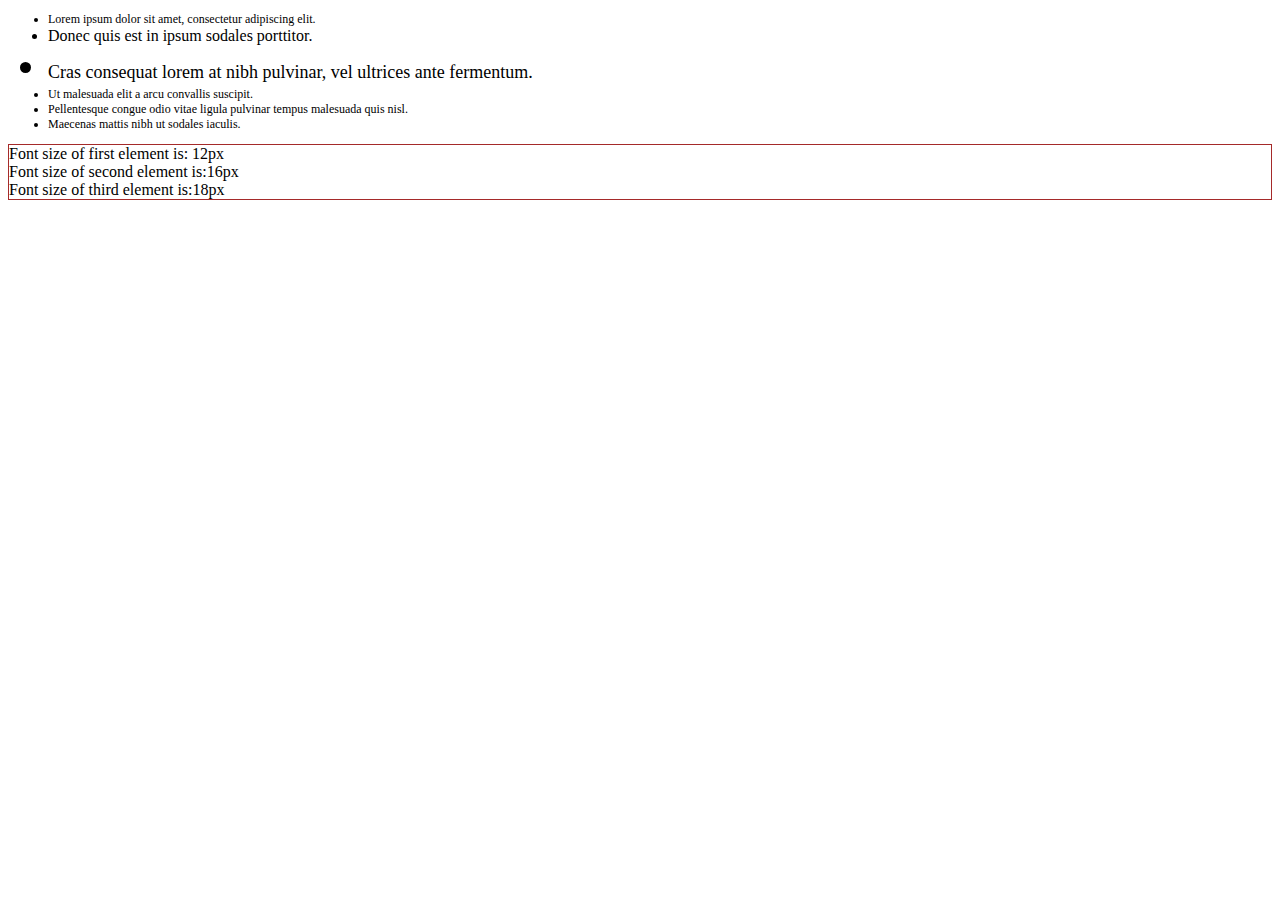
<file: 02-CSS-excercises/css-exercise-6-font-sizes/css-ex6-em-rem.html>
<!DOCTYPE html>
<html lang="en" xmlns:mso="urn:schemas-microsoft-com:office:office" xmlns:msdt="uuid:C2F41010-65B3-11d1-A29F-00AA00C14882">
<head>
    <meta charset="UTF-8">
    <title>Rem/Ee Exercise</title>
    <style>
        html {
            font-size: 16;
        }
        ul {
            font-size: 12px;
        }
        .list-item {
            font-size: 3em;
        }

        #firstElement {
            font-size: 0.75rem;
        }

        #secondElement {
            font-size: 1rem;
        }

        #thirdElement {
            font-size: 1.125rem;
        }

		
		/* Additional styles (not relevant for the task)*/
		
		.checkResult {
			border: 1px solid brown;
		}
		.infoFontSize  {
			color: blue;
			font-size: 16px;
		}       
    </style>
    <script>
        calculateSizes = function () {
            var firstElement = document.getElementById('firstElement');
            var secondElement = document.getElementById('secondElement');
            var thirdElement = document.getElementById('thirdElement');

            var firstElementStyle = window.getComputedStyle(firstElement);
            var secondElementStyle = window.getComputedStyle(secondElement);
            var thirdElementStyle = window.getComputedStyle(thirdElement);

            document.getElementById('div1').innerText = 'Font size of first element is: ' + firstElementStyle.fontSize;
            document.getElementById('div2').innerText = 'Font size of second element is:' + secondElementStyle.fontSize;
            document.getElementById('div3').innerText = 'Font size of third element is:' + thirdElementStyle.fontSize;
			setTimeout(()=>calculateSizes(), 1000);
        }

        document.addEventListener("DOMContentLoaded", function(event) {
            calculateSizes();
        });
    </script>

<!--[if gte mso 9]><xml>
<mso:CustomDocumentProperties>
<mso:display_urn_x003a_schemas-microsoft-com_x003a_office_x003a_office_x0023_Editor msdt:dt="string">Iliev, Vladislav</mso:display_urn_x003a_schemas-microsoft-com_x003a_office_x003a_office_x0023_Editor>
<mso:xd_Signature msdt:dt="string"></mso:xd_Signature>
<mso:Order msdt:dt="string">312400.000000000</mso:Order>
<mso:ComplianceAssetId msdt:dt="string"></mso:ComplianceAssetId>
<mso:TemplateUrl msdt:dt="string"></mso:TemplateUrl>
<mso:xd_ProgID msdt:dt="string"></mso:xd_ProgID>
<mso:SharedWithUsers msdt:dt="string"></mso:SharedWithUsers>
<mso:display_urn_x003a_schemas-microsoft-com_x003a_office_x003a_office_x0023_Author msdt:dt="string">Iliev, Vladislav</mso:display_urn_x003a_schemas-microsoft-com_x003a_office_x003a_office_x0023_Author>
<mso:ContentTypeId msdt:dt="string">0x010100422C4999BB08054DA23B5FA21D17BAA2</mso:ContentTypeId>
<mso:_SourceUrl msdt:dt="string"></mso:_SourceUrl>
<mso:_SharedFileIndex msdt:dt="string"></mso:_SharedFileIndex>
</mso:CustomDocumentProperties>
</xml><![endif]-->
</head>
<body>
    <ul>
        <li id="firstElement">Lorem ipsum dolor sit amet, consectetur adipiscing elit.</li>
        <li id="secondElement">Donec quis est in ipsum sodales porttitor.</span></li>
        <li class="list-item"><span id="thirdElement">Cras consequat lorem at nibh pulvinar, vel ultrices ante fermentum.</span></li>
        <li>Ut malesuada elit a arcu convallis suscipit.</li>
        <li>Pellentesque congue odio vitae ligula pulvinar tempus malesuada quis nisl.</li>
        <li>Maecenas mattis nibh ut sodales iaculis.</li>
    </ul>
	<div class="checkResult">
		<div id="div1"></div>
		<div id="div2"></div>
		<div id="div3"></div>
	</div>
</body>
</html>
</file>
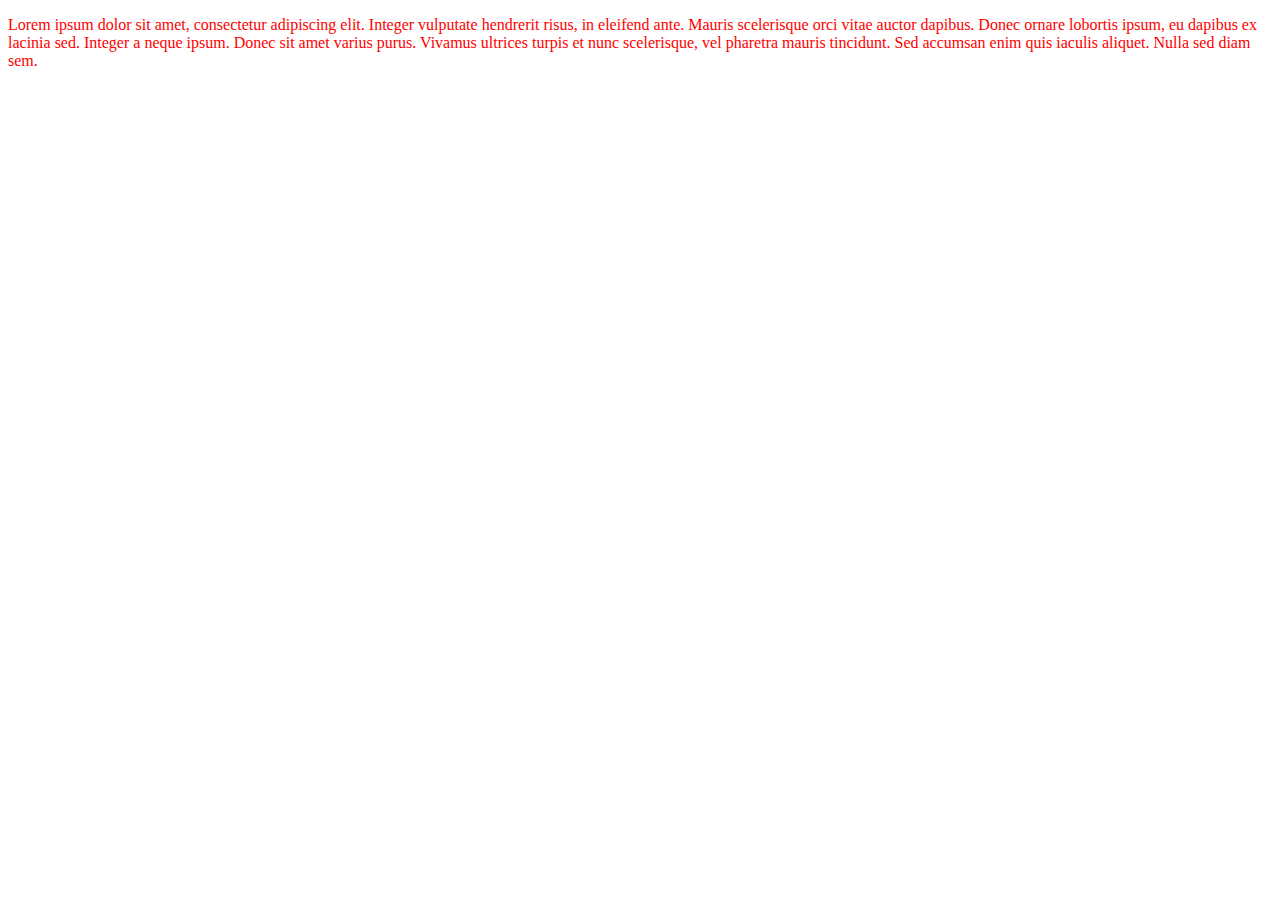
<file: 02-CSS-excercises/excercise-1/index-embed.html>
<!DOCTYPE html>
<html lang="en" xmlns:mso="urn:schemas-microsoft-com:office:office" xmlns:msdt="uuid:C2F41010-65B3-11d1-A29F-00AA00C14882">
<head>
	<meta charset="UTF-8">
	<title>Exercise 1</title>

<!--[if gte mso 9]><xml>
<mso:CustomDocumentProperties>
<mso:display_urn_x003a_schemas-microsoft-com_x003a_office_x003a_office_x0023_Editor msdt:dt="string">Iliev, Vladislav</mso:display_urn_x003a_schemas-microsoft-com_x003a_office_x003a_office_x0023_Editor>
<mso:xd_Signature msdt:dt="string"></mso:xd_Signature>
<mso:Order msdt:dt="string">310800.000000000</mso:Order>
<mso:ComplianceAssetId msdt:dt="string"></mso:ComplianceAssetId>
<mso:TemplateUrl msdt:dt="string"></mso:TemplateUrl>
<mso:xd_ProgID msdt:dt="string"></mso:xd_ProgID>
<mso:SharedWithUsers msdt:dt="string"></mso:SharedWithUsers>
<mso:display_urn_x003a_schemas-microsoft-com_x003a_office_x003a_office_x0023_Author msdt:dt="string">Iliev, Vladislav</mso:display_urn_x003a_schemas-microsoft-com_x003a_office_x003a_office_x0023_Author>
<mso:ContentTypeId msdt:dt="string">0x010100422C4999BB08054DA23B5FA21D17BAA2</mso:ContentTypeId>
<mso:_SourceUrl msdt:dt="string"></mso:_SourceUrl>
<mso:_SharedFileIndex msdt:dt="string"></mso:_SharedFileIndex>
</mso:CustomDocumentProperties>
</xml><![endif]-->

<style>
	p {
		color : red;
	}
</style>

</head>
<body>

<p>Lorem ipsum dolor sit amet, consectetur adipiscing elit. Integer vulputate hendrerit risus, in eleifend ante. Mauris scelerisque orci vitae auctor dapibus. Donec ornare lobortis ipsum, eu dapibus ex lacinia sed. Integer a neque ipsum. Donec sit amet varius purus. Vivamus ultrices turpis et nunc scelerisque, vel pharetra mauris tincidunt. Sed accumsan enim quis iaculis aliquet. Nulla sed diam sem.</p>

</body>
</html>
</file>
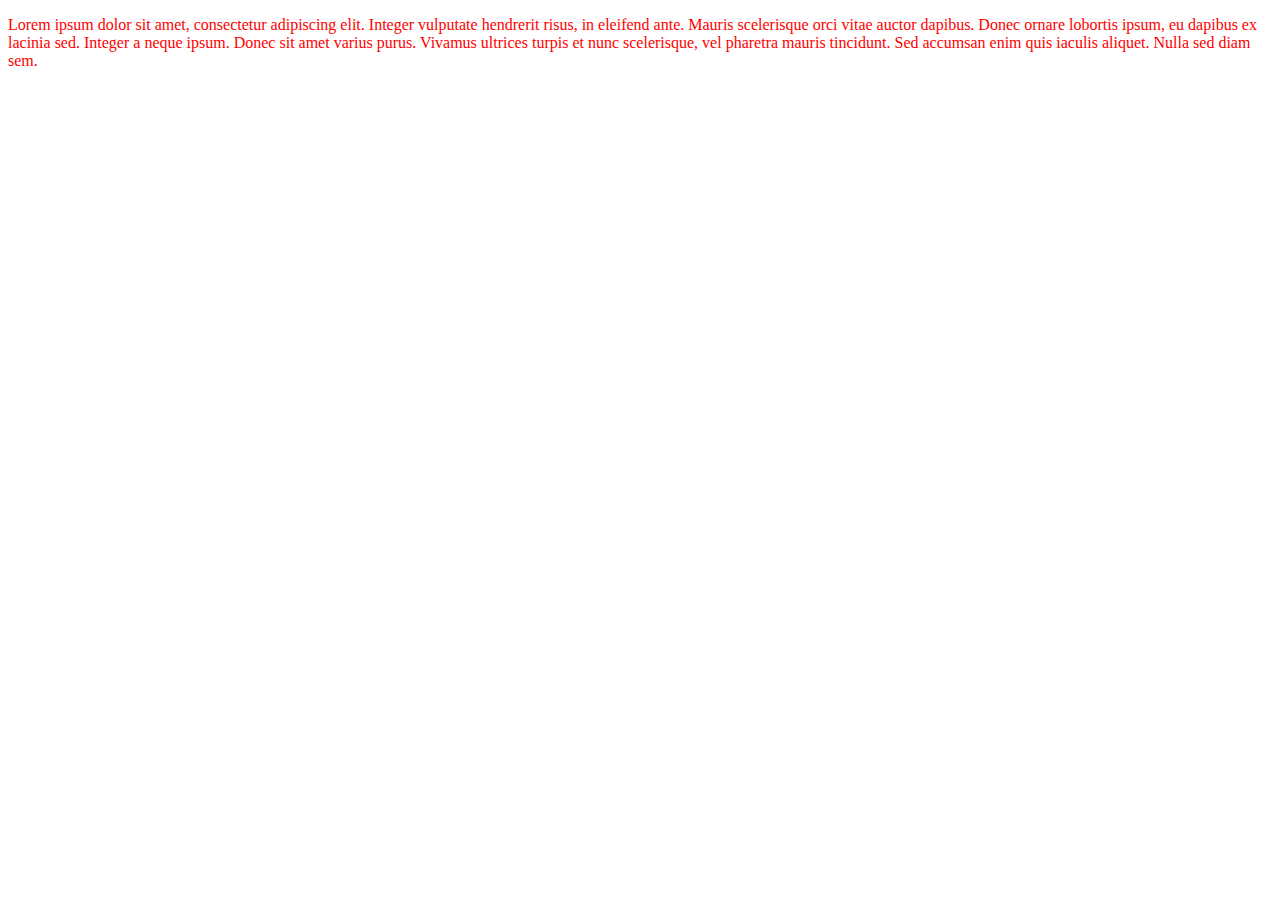
<file: 02-CSS-excercises/excercise-1/index-inline.html>
<!DOCTYPE html>
<html lang="en" xmlns:mso="urn:schemas-microsoft-com:office:office" xmlns:msdt="uuid:C2F41010-65B3-11d1-A29F-00AA00C14882">
<head>
	<meta charset="UTF-8">
	<title>Exercise 1</title>

<!--[if gte mso 9]><xml>
<mso:CustomDocumentProperties>
<mso:display_urn_x003a_schemas-microsoft-com_x003a_office_x003a_office_x0023_Editor msdt:dt="string">Iliev, Vladislav</mso:display_urn_x003a_schemas-microsoft-com_x003a_office_x003a_office_x0023_Editor>
<mso:xd_Signature msdt:dt="string"></mso:xd_Signature>
<mso:Order msdt:dt="string">310700.000000000</mso:Order>
<mso:ComplianceAssetId msdt:dt="string"></mso:ComplianceAssetId>
<mso:TemplateUrl msdt:dt="string"></mso:TemplateUrl>
<mso:xd_ProgID msdt:dt="string"></mso:xd_ProgID>
<mso:SharedWithUsers msdt:dt="string"></mso:SharedWithUsers>
<mso:display_urn_x003a_schemas-microsoft-com_x003a_office_x003a_office_x0023_Author msdt:dt="string">Iliev, Vladislav</mso:display_urn_x003a_schemas-microsoft-com_x003a_office_x003a_office_x0023_Author>
<mso:ContentTypeId msdt:dt="string">0x010100422C4999BB08054DA23B5FA21D17BAA2</mso:ContentTypeId>
<mso:_SourceUrl msdt:dt="string"></mso:_SourceUrl>
<mso:_SharedFileIndex msdt:dt="string"></mso:_SharedFileIndex>
</mso:CustomDocumentProperties>
</xml><![endif]-->
</head>
<body>

<p style="color:red">Lorem ipsum dolor sit amet, consectetur adipiscing elit. Integer vulputate hendrerit risus, in eleifend ante. Mauris scelerisque orci vitae auctor dapibus. Donec ornare lobortis ipsum, eu dapibus ex lacinia sed. Integer a neque ipsum. Donec sit amet varius purus. Vivamus ultrices turpis et nunc scelerisque, vel pharetra mauris tincidunt. Sed accumsan enim quis iaculis aliquet. Nulla sed diam sem.</p>

</body>
</html>
</file>
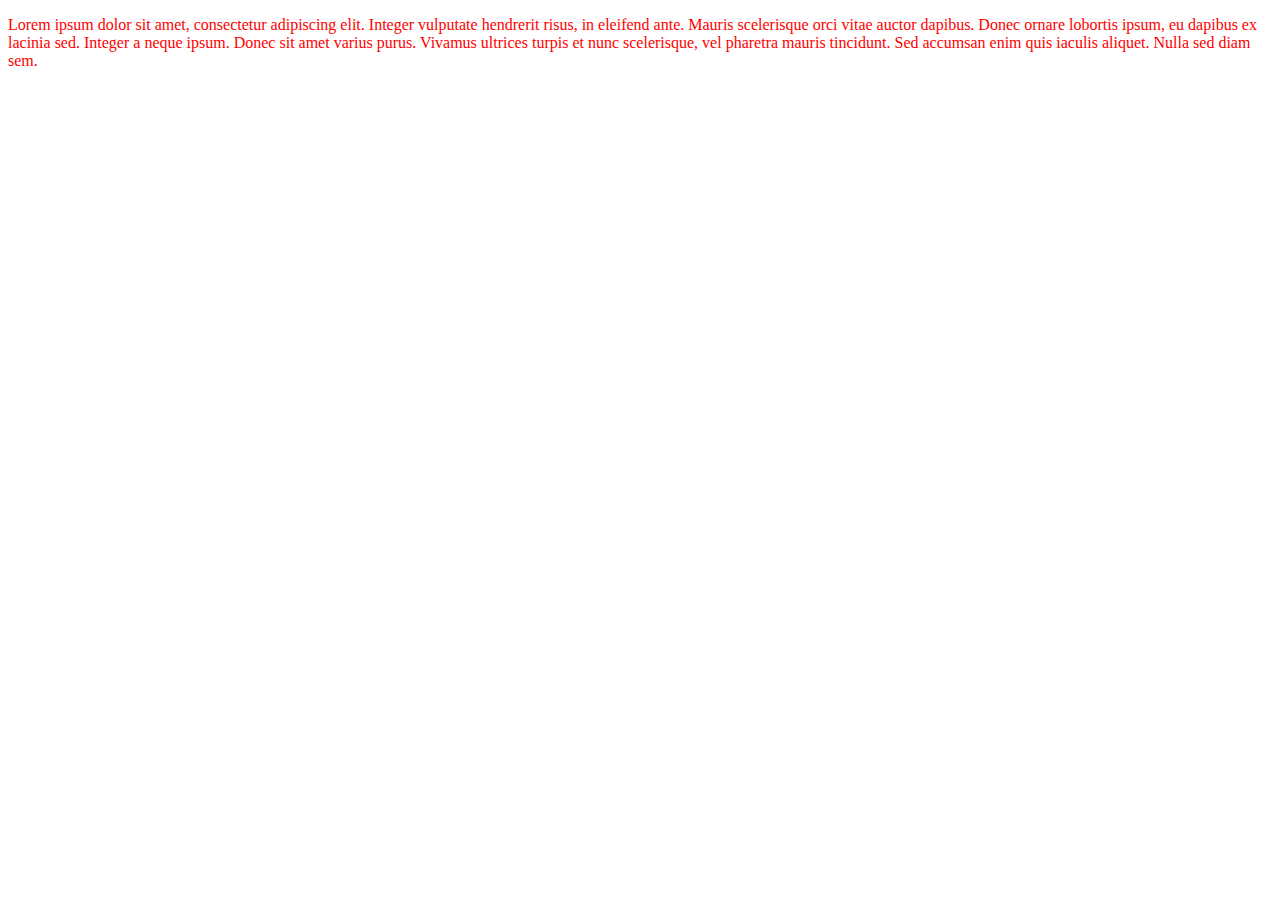
<file: 02-CSS-excercises/excercise-1/index-link.html>
<!DOCTYPE html>
<html lang="en" xmlns:mso="urn:schemas-microsoft-com:office:office" xmlns:msdt="uuid:C2F41010-65B3-11d1-A29F-00AA00C14882">
<head>
	<meta charset="UTF-8">
	<title>Exercise 1</title>

<!--[if gte mso 9]><xml>
<mso:CustomDocumentProperties>
<mso:display_urn_x003a_schemas-microsoft-com_x003a_office_x003a_office_x0023_Editor msdt:dt="string">Iliev, Vladislav</mso:display_urn_x003a_schemas-microsoft-com_x003a_office_x003a_office_x0023_Editor>
<mso:xd_Signature msdt:dt="string"></mso:xd_Signature>
<mso:Order msdt:dt="string">310500.000000000</mso:Order>
<mso:ComplianceAssetId msdt:dt="string"></mso:ComplianceAssetId>
<mso:TemplateUrl msdt:dt="string"></mso:TemplateUrl>
<mso:xd_ProgID msdt:dt="string"></mso:xd_ProgID>
<mso:SharedWithUsers msdt:dt="string"></mso:SharedWithUsers>
<mso:display_urn_x003a_schemas-microsoft-com_x003a_office_x003a_office_x0023_Author msdt:dt="string">Iliev, Vladislav</mso:display_urn_x003a_schemas-microsoft-com_x003a_office_x003a_office_x0023_Author>
<mso:ContentTypeId msdt:dt="string">0x010100422C4999BB08054DA23B5FA21D17BAA2</mso:ContentTypeId>
<mso:_SourceUrl msdt:dt="string"></mso:_SourceUrl>
<mso:_SharedFileIndex msdt:dt="string"></mso:_SharedFileIndex>
</mso:CustomDocumentProperties>
</xml><![endif]-->

	<link rel="stylesheet" href="style.css">

</head>
<body>

<p>Lorem ipsum dolor sit amet, consectetur adipiscing elit. Integer vulputate hendrerit risus, in eleifend ante. Mauris scelerisque orci vitae auctor dapibus. Donec ornare lobortis ipsum, eu dapibus ex lacinia sed. Integer a neque ipsum. Donec sit amet varius purus. Vivamus ultrices turpis et nunc scelerisque, vel pharetra mauris tincidunt. Sed accumsan enim quis iaculis aliquet. Nulla sed diam sem.</p>

</body>
</html>
</file>
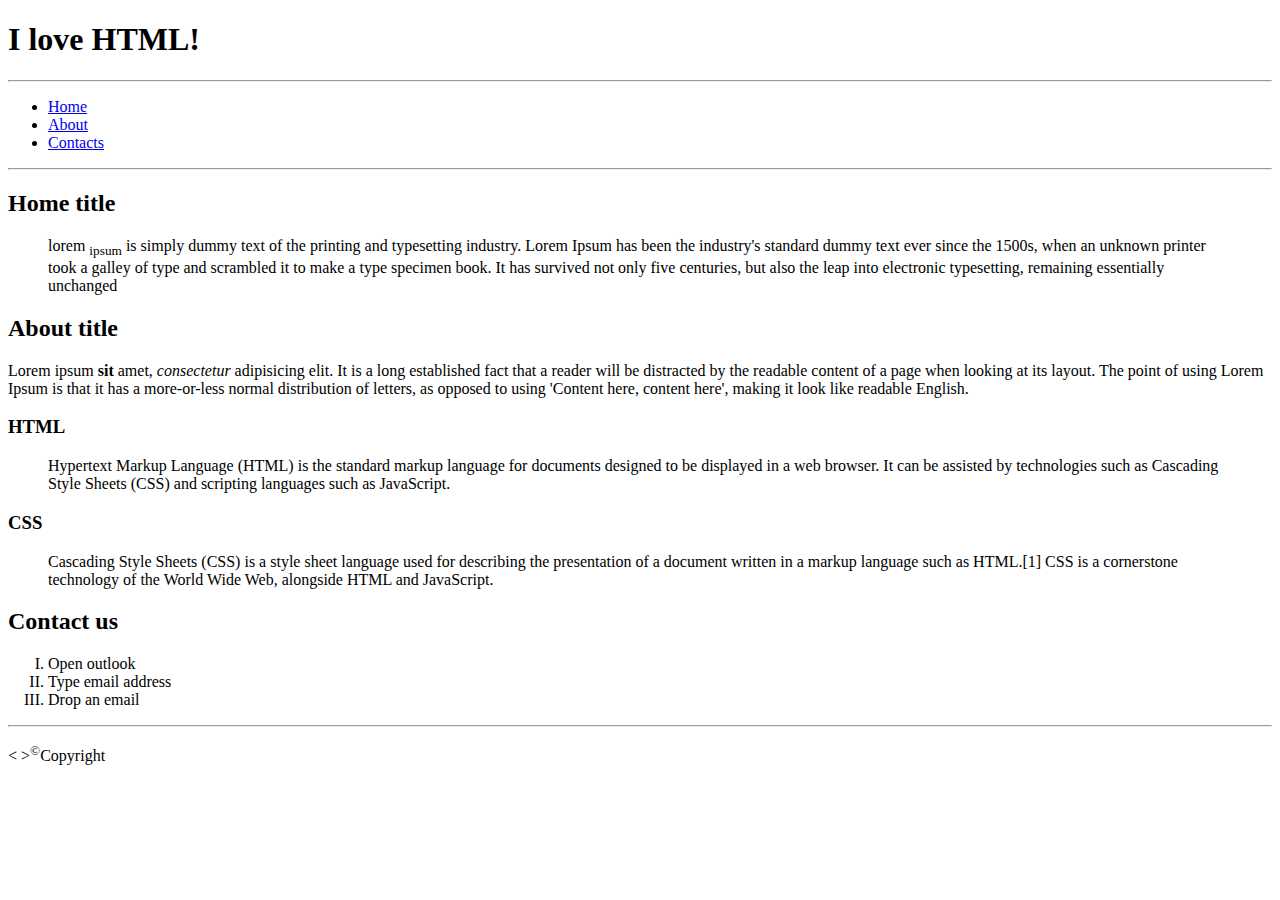
<file: HTML-Exercises-Basic/1. Basic HTML/task1.html>
<!DOCTYPE html>
<html lang="en">
    <head>
        <meta charset="UTF-8" />
        <meta name="viewport" content="width=\, initial-scale=1.0" />
        <title>Task 1</title>
    </head>
    <body>
        <h1>I love HTML!</h1>
        <hr />

        <nav>
            <ul>
                <li><a href="#">Home</a></li>
                <li><a href="#">About</a></li>
                <li><a href="#">Contacts</a></li>
            </ul>
        </nav>

        <hr />

        <section>
            <h2>Home title</h2>
            <article>
                <blockquote>
                    lorem <sub>ipsum</sub> is simply dummy text of the printing and typesetting
                    industry. Lorem Ipsum has been the industry's standard dummy text ever since the
                    1500s, when an unknown printer took a galley of type and scrambled it to make a
                    type specimen book. It has survived not only five centuries, but also the leap
                    into electronic typesetting, remaining essentially unchanged
                </blockquote>
            </article>

            <h2>About title</h2>
            <article>
                <p>
                    Lorem ipsum <b>sit</b> amet, <i>consectetur</i> adipisicing elit. It is a long
                    established fact that a reader will be distracted by the readable content of a
                    page when looking at its layout. The point of using Lorem Ipsum is that it has a
                    more-or-less normal distribution of letters, as opposed to using 'Content here,
                    content here', making it look like readable English.
                </p>
            </article>

            <h3>HTML</h3>
            <article>
                <blockquote>
                    Hypertext Markup Language (HTML) is the standard markup language for documents
                    designed to be displayed in a web browser. It can be assisted by technologies
                    such as Cascading Style Sheets (CSS) and scripting languages such as JavaScript.
                </blockquote>
            </article>

            <h3>CSS</h3>
            <article>
                <blockquote>
                    Cascading Style Sheets (CSS) is a style sheet language used for describing the
                    presentation of a document written in a markup language such as HTML.[1] CSS is
                    a cornerstone technology of the World Wide Web, alongside HTML and JavaScript.
                </blockquote>
            </article>

            <h2>Contact us</h2>
            <article>
                <ol type="I">
                    <li>Open outlook</li>
                    <li>Type email address</li>
                    <li>Drop an email</li>
                </ol>
            </article>
        </section>

        <hr />

        <footer>
            <p>&lt; &gt;<sup>&copy;</sup>Copyright</p>
        </footer>
    </body>
</html>
</file>
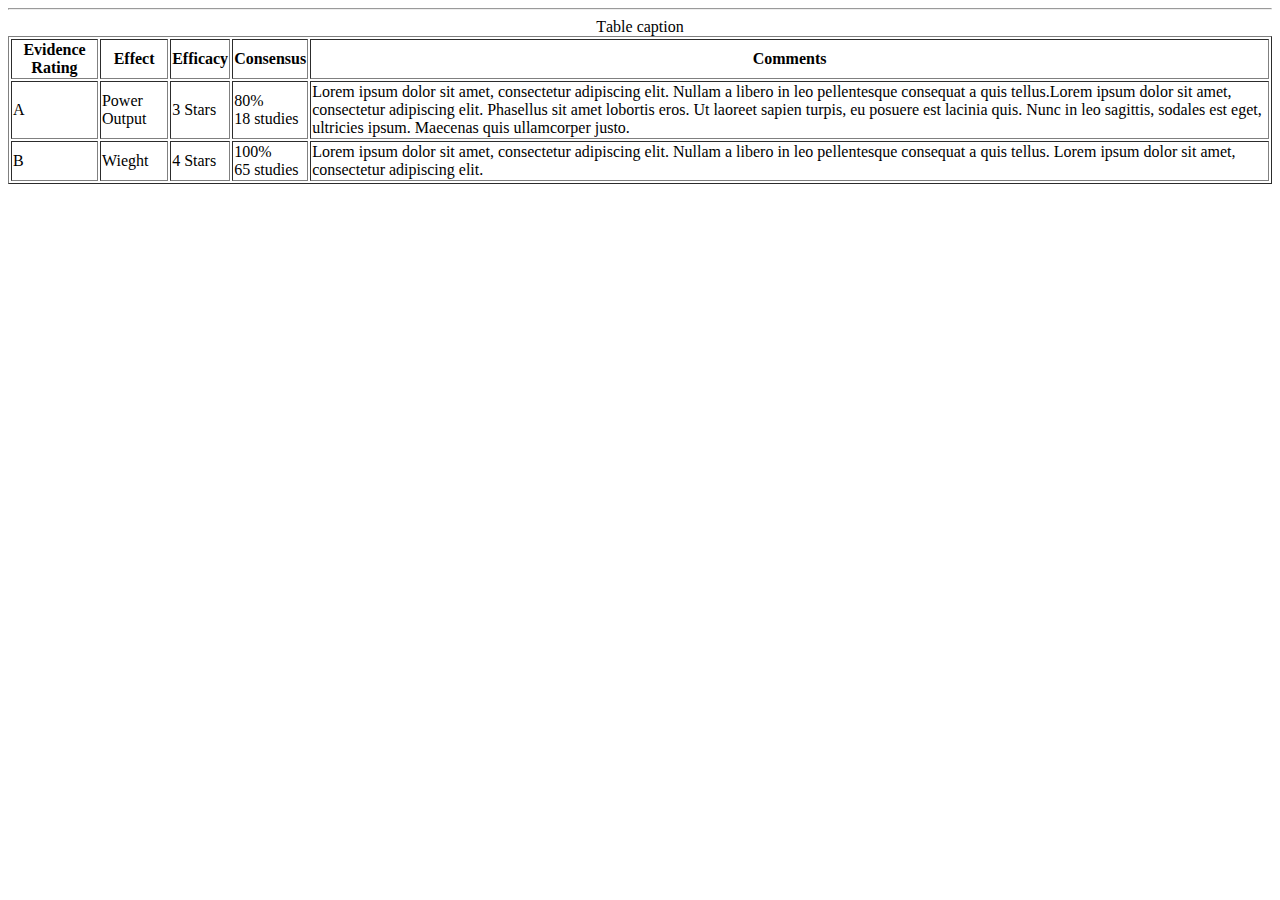
<file: HTML-Exercises-Basic/2. Basic table/task2.html>
<!DOCTYPE html>
<html lang="en">
    <head>
        <meta charset="UTF-8" />
        <meta name="viewport" content="width=device-width, initial-scale=1.0" />
        <title>Task2</title>
    </head>
    <body>
        <hr />

        <table border="1px solid black">
            <caption>
                Тable caption
            </caption>
            <thead>
                <tr>
                    <th>Evidence Rating</th>
                    <th>Effect</th>
                    <th>Efficacy</th>
                    <th>Consensus</th>
                    <th>Comments</th>
                </tr>
            </thead>

            <tbody>
                <tr>
                    <td>A</td>
                    <td>Power Output</td>
                    <td>3 Stars</td>
                    <td>80% <br> 18 studies</td>
                    <td>
                        Lorem ipsum dolor sit amet, consectetur adipiscing elit. Nullam a libero in
                        leo pellentesque consequat a quis tellus.Lorem ipsum dolor sit amet,
                        consectetur adipiscing elit. Phasellus sit amet lobortis eros. Ut laoreet
                        sapien turpis, eu posuere est lacinia quis. Nunc in leo sagittis, sodales
                        est eget, ultricies ipsum. Maecenas quis ullamcorper justo.
                    </td>
                </tr>
                <tr>
                    <td>B</td>
                    <td>Wieght</td>
                    <td>4 Stars</td>
                    <td>100% <br> 65 studies</td>
                    <td>
                        Lorem ipsum dolor sit amet, consectetur adipiscing elit. Nullam a libero in
                        leo pellentesque consequat a quis tellus. Lorem ipsum dolor sit amet,
                        consectetur adipiscing elit.
                    </td>
                </tr>
            </tbody>
        </table>
    </body>
</html>
</file>
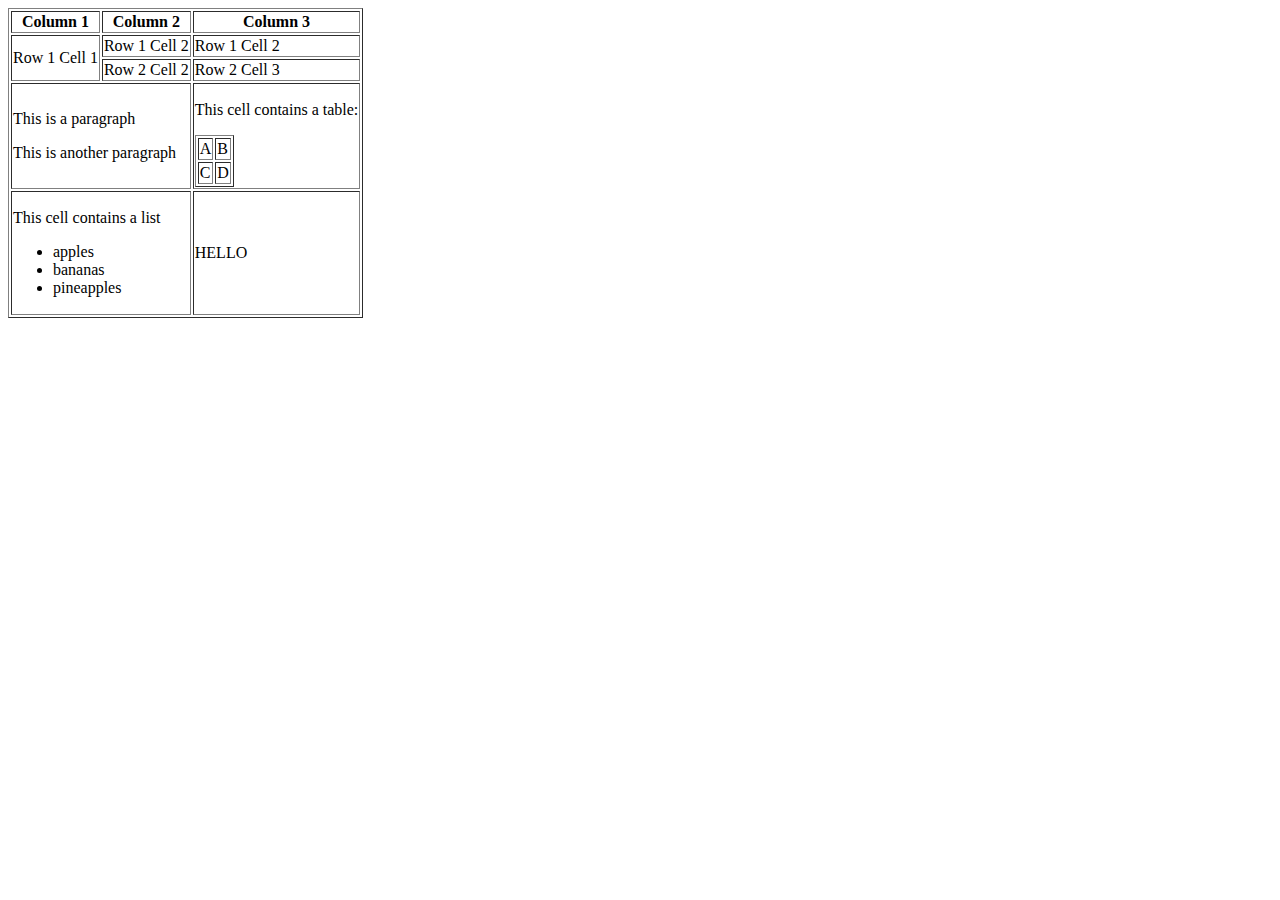
<file: HTML-Exercises-Basic/3. Advanced table/task3.html>
<!DOCTYPE html>
<html lang="en">
<head>
    <meta charset="UTF-8">
    <meta name="viewport" content="width=device-width, initial-scale=1.0">
    <title>Task3</title>
</head>
<body>

    <table border="1px solid black">

        <thead>
            <tr>
                <th>Column 1</th>
                <th>Column 2</th>
                <th>Column 3</th>
            </tr>
        </thead>
        <tbody>
            <tr>
                <td rowspan="2">Row 1 Cell 1</td>
                <td>Row 1 Cell 2</td>
                <td>Row 1 Cell 2</td>
            </tr>
            <tr>
                <td>Row 2 Cell 2</td>
                <td>Row 2 Cell 3</td>
            </tr>


            <tr>
                <td colspan="2">
                    <p>This is a paragraph</p>
                    <p>This is another paragraph</p>
                </td>

                <td>
                    <p>This cell contains a table:</p>
                    <table border="1px solid black">
                        <tr>
                            <td>A</td>
                            <td>B</td>
                        </tr>
                        <tr>
                            <td>C</td>
                            <td>D</td>
                        </tr>
                    </table>

                </td>

            </tr>

            <tr>
                <td colspan="2">
                    <p>
                        This cell contains a list

                        <ul>
                            <li>apples</li>
                            <li>bananas</li>
                            <li>pineapples</li>
                        </ul>
                    </p>
                </td>
                <td> HELLO</td>
            </tr>

        </tbody>


    </table>
    
</body>
</html>
</file>
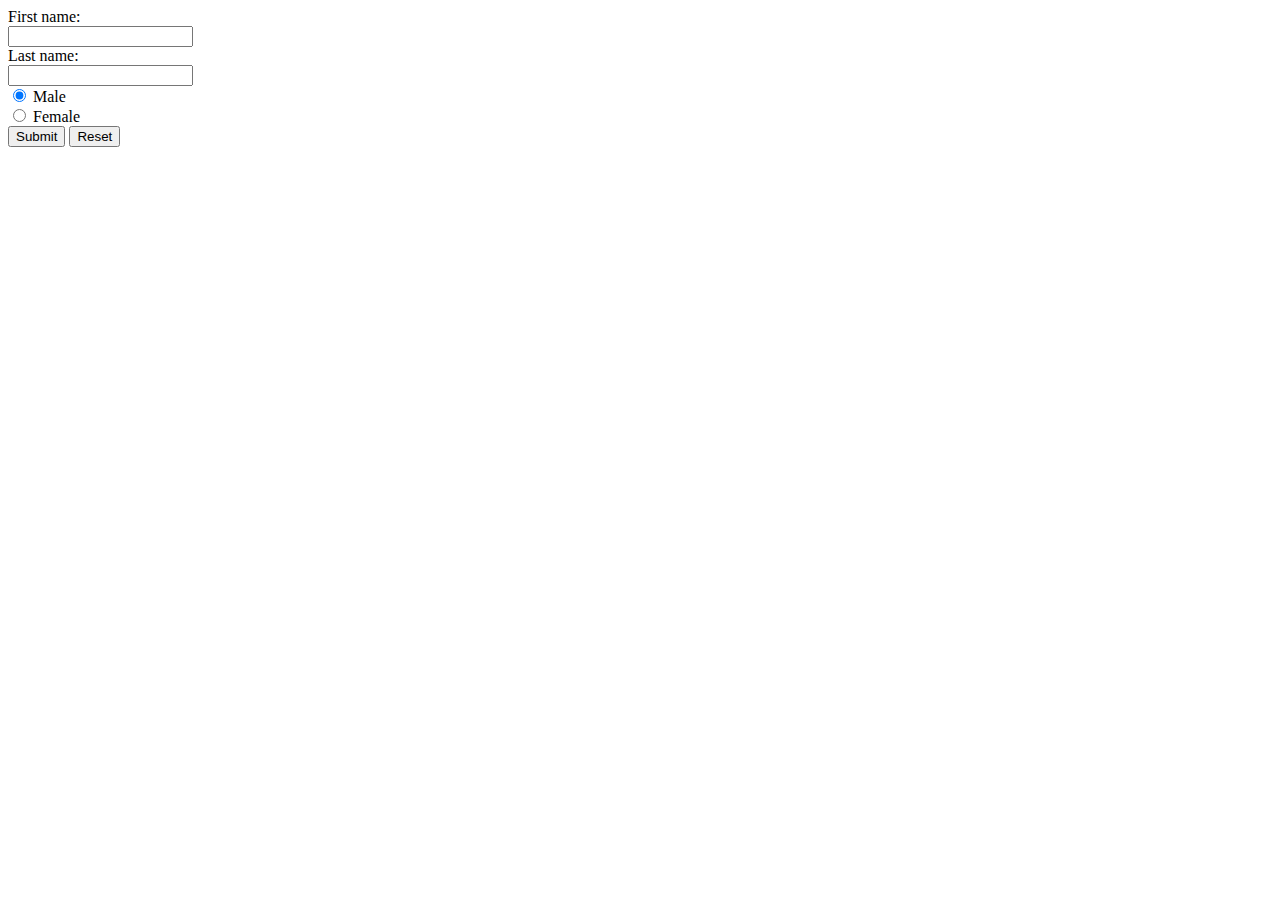
<file: HTML-Exercises-Basic/4. Form/task4.html>
<!DOCTYPE html>
<html lang="en">
    <head>
        <meta charset="UTF-8" />
        <meta name="viewport" content="width=device-width, initial-scale=1.0" />
        <title>Task 4</title>
    </head>
    <body>
        <form>
            <div>
                <label>First name:</label> <br/>
                <input type="text" />
            </div>
            <div>
                <label>Last name:</label> <br/>
                <input type="text" />
            </div>

            <div>
                <input type="radio" value="Male" checked />
                <label>Male</label>
            </div>

            <div>
                <input type="radio" value="Female" />
                <label>Female</label>
            </div>

            <input type="submit" value="Submit" />
            <input type="submit" value="Reset" />
        </form>
    </body>
</html>
</file>
<file: 02-CSS-excercises/excercise-6/base.css>
body {
	margin: 0;
	padding: 0;
	height: 1500px;
	background-color: #fffbe2;
}

#red, #green, #blue, #silver {
	width: 350px;
	height: 200px;
	border: 2px solid #000000;
}

#yellow {
	width: 75px;
	height: 75px;
}

#red{
	background: red;
}

#green{
	background: green;
}

#blue{
	background: blue;
}

#silver {
	background-color: silver;
}

#yellow{
	background: yellow;
}
</file>
<file: 02-CSS-excercises/excercise-6/edit-me.css>
#red {
    position: absolute;
    margin-top: 300px;
    margin-left: 400px;
    z-index: 5;
}

#silver {
    position: absolute;
    margin-top: 350px;
    margin-left: 450px;
}

#green {
    position: fixed;
    margin-top: 100px;
    margin-right: 0px;
}

#blue {
  
}


#yellow {
    position: absolute;
    margin-top: 550px;
    margin-left: 800px;
}
</file>
<file: 02-CSS-excercises/excercise-7/base.css>
#editor {
	display: block;
	width: 900px;
	border: 1px solid #c3c3c3;
	margin: 50px auto 0 auto;
}

#editor-text-container {
	height: 600px;
	overflow: auto;
	padding: 0 15px;
	font-family: Verdana, Geneva, sans-serif;
	font-size: 12px;
}

#editor-buttons {
	width: 100%;
	height: auto;
	display: block;
	max-width: 100%;
}

#text-div {
	font-weight: bold;
}

img {
	max-width: 300px;
	height: auto;
}

#text-div {
	display: block;
}
</file>
<file: 02-CSS-excercises/excercise-7/edit-me.css>
p::first-letter {
   padding-left: 10px;
}
#logo {
    float: right;
}

#logo2 {
    float: left;
}

#logo3 {
    display: none;
}

#text-div {
    display: inline;
}

.strike-out {
    text-decoration: line-through;
}

.bold {
    font-weight: bold;
}
 
.underline {
    text-decoration: underline;
}

.italics {
    font-style: italic;
} 

.uppercase {
    text-transform: uppercase;
}
</file>
<file: 02-CSS-excercises/excercise-8/base.css>
body {
	margin: 0;
	padding: 0;
	background-color: #ffe1b6;
}

#sandbox {
	display: block;
	width: 400px;
	height: 200px;
	background-color: #ffffff;
	position: absolute;
	top: calc(50% - 150px);
	left: calc(50% - 200px);
	overflow: hidden;
}

#container1 {
	background-color: #996b00;
	color: #ffffff;
}

#container2 {
	width: 100%;
	background-color: #168282;
	color: #ffffff;
}
</file>
<file: 02-CSS-excercises/excercise-8/edit-me.css>
#container1 {
    padding: 5px;
    margin: 5px;
    border: 5px solid #5b4000;

    box-sizing: border-box;
    width: 390px;
    height: 90px;
}

#container2 {
    padding: 5px;
    border: 5px solid #0e5252;
    box-sizing: border-box;
    height: 100px;
}
</file>
<file: homework1/style1.css>
@media only screen and (max-width: 890px) {
    div.screen-content {
        height: 70%;
    }

    form.input-form {
        margin-top: 2.25rem;
    }

    .input-form input:last-child {
        width: 100%;
        margin: 0.5rem;
        border: none;
        padding-bottom: 0.5rem;
        border-bottom: 1px solid rgb(180, 185, 234);
    }

    .button-container {
        margin-top: 3rem;
    }
}

* {
    font-family: Helvetica, sans-serif;
    font-weight: normal;
}

html,
body {
    font-size: 16px;
    margin: 0;
    height: 100%;
    background-image: linear-gradient(-100deg, #a2f2f1 0%, #b19afe 100%);
}

button:focus {
    outline: none;
}

.content-wrapper {
    display: flex;
    justify-content: center;
    align-items: center;
    box-sizing: border-box;
    height: 100%;
    padding: 2.5rem;
}

.screen-content {
    max-width: 32rem;
    width: 90%;
    background-color: white;
    border: 1px solid white;
    border-radius: 10px;
    padding: 2.5rem;
}

.header-container {
    display: flex;
    flex-direction: column;
    justify-content: flex-start;
}

.login {
    color: #848694;
    font-size: 1.5rem;
    margin: 0;
}

.logo {
    font-size: 2.5rem;
}

.input-form {
    display: flex;
    flex-direction: column;
    justify-content: center;
    align-items: center;
    margin-top: 75px;
    width: 100%;
    box-sizing: border-box;
}

::placeholder {
    font-weight: normal;
}

.input-form input {
    width: 100%;
    margin: 8px;
    border: none;
    padding-bottom: 8px;
    border-bottom: 1px solid rgb(180, 185, 234);
}

.input-form input:focus {
    outline: none;
    border-bottom: 1px solid rgb(0, 24, 214);
}

.button-container {
    display: flex;
    justify-content: flex-end;
    box-sizing: border-box;
    margin-top: 50px;
}

.button-container button {
    max-width: 10rem;
}

.button-wrapper {
    display: flex;
    flex-direction: column;
}

.button-wrapper button {
    border-radius: 20px;
    margin-top: 20px;
    margin-bottom: 0;
    font-size: 16px;
    border: none;
    padding: 10px 20px;
}

.submit-button {
    color: white;
    background-color: rgb(84, 189, 214);
}

.create-account-button {
    color: rgb(44, 77, 216);
    background-color: white;
}
</file>
<file: homework1/style2.css>
* {
    font-family: Helvetica, sans-serif;
    font-weight: 100;
}

html,body {
    font-size: 16px;
    margin: 0;
    height: 100%;
    background-image: linear-gradient(-100deg, #A2F2F1 0%, #B19AFE 100%);
}

button:focus {
    outline: none;
}

.content-wrapper {
    display: flex;
    justify-content: center;
    align-items: center;
    box-sizing: border-box;
    height: 100%;
    padding: 2.5rem;
}

.screen-content {
    max-width: 32rem;
    width: 90%;
    background-color: white;
    border: 1px solid white;
    border-radius: 10px;
    padding: 2.5rem;
}

.header-container {
    display: flex;
    flex-direction: column;
}

.header-container > :first-child {
    margin-bottom: 0px;
}

.header-container > :last-child {
    color: #848694;
}   

.input-form {
    display: flex;
    flex-direction: column;
    justify-content: center;
    align-items: center;
    margin: 32px 0;
    width: 100%;
    box-sizing: border-box;
}


.input-form input {
    width: 100%;
    margin: 8px;
    border:none;
    padding-bottom: 8px;
    border-bottom: 1px solid rgb(180, 185, 234);
}

.input-form input:focus {
    outline: none;
    border-bottom: 1px solid rgb(0 , 24, 214);
}

.button-container {
    display: flex;
    justify-content: flex-end;
}

.button-container button {
    max-width: 10rem;
} 

.button-wrapper {
    display: flex;
    flex-direction: column;
}

.button-wrapper button {
    border-radius: 20px;
    margin: 20px 0;
    font-size: 16px;
    border: none;
    padding: 10px 20px;
    width: 200px;
}

.submit-button {
    color: white;
    background-color: rgb(84, 189, 214);
    padding: 8px;
    padding-right: 20px;
}
</file>
<file: homework1/style3.css>
* {
    font-family: Helvetica, sans-serif;
    font-weight: 100;
}

@media only screen and (max-width: 890px) {
    .content-container {
        display: flex;
        flex-direction: column;
        justify-content: center;
    }

    .article-container {
        flex-direction: column;
        align-items: center;
        width: 90%;
        margin: 5% 5%;
    }

    .navbar span:first-child{
        font-size: 40px;
    }

    nav.navbar {
        justify-content: center;
        align-items: center;
        padding: 5px;
    }

    div.profile-container {
        width: 100%;
        max-width: none;
        margin: 0;
    }

    div.posts-container {
        width: 100%;
    }

    .profile-container div img {
        width: 5.25rem;
        height: 5.25rem;
    }

    div.profile-picture {
        padding: 10px 0 20px 0;
    
    }

    .statistics-container {
        height: 3.75rem;
    }

    .posts-and-reactions span:first-child {
        font-size: 0.75rem;
    }

    .posts-and-reactions span:last-child {
        font-size: 1.125rem;
    }

    div.posts-header-container {
        height: 3rem;
        padding-bottom: 20px;
    }

    article header .posts-header-container img {
        padding: 10px 15px 10px 15px;
    }

    div.comments-container {
        width: 80%;
    }

    img.profile-img {
        padding: 0 10px 0 5px;
    }

    div.post-container {
        min-height: 7rem;
        font-size: 0.875rem;
        padding: 1rem;
    }

    .logout-button {
        margin-right: 5px;
    }
}

html,
body {
    font-size: 16px;
    margin: 0;
    height: 100%;
    background-image: linear-gradient(-100deg, #a2f2f1 0%, #b19afe 100%);
}

ul {
    padding: 0;
    margin: 0;
}

button {
    background-color: white;
    border: none;
}

button,
input:focus {
    outline: none;
}

.navbar {
    display: flex;
    justify-content: space-between;
    align-items: flex-end;
    background-color: white;
    box-sizing: border-box;
    padding: 24px 2.5% 5px 2.5%;
}

.navbar input {
    border: none;
    border-radius: 10px;
    padding: 5px;
}

.navbar span {
    font-size: 32px;
    margin: 0;
}

.navbar input:focus {
    outline: none;
}

.search-container {
    display: flex;
    border: 1px solid black;
    align-items: center;
    box-sizing: border-box;
    background-color: rgb(246, 247, 253);
    border-radius: 20px;
    border: none;
}

.search-container input,
button {
    background-color: rgb(246, 247, 253);
}

.search-container button {
    width: 25px;
    height: 25px;
    margin-right: 5px;
    background: rgb(246, 247, 253) url(./search.png) center no-repeat;
    background-size: 20px;
    border: none;
}

.comments-container {
    display: flex;
    align-items: center;
    box-sizing: border-box;
    background-color: white;
    border-radius: 20px;
    width: 90%;
    justify-content: space-between;
    padding: 0 10px;
}

.comment {
    width: 25px;
    height: 25px;
    background: url(./comment.png) center no-repeat;
    background-size: 20px;
    border: none;
}

.profile-username {
    margin: 5px;
    font-weight: bold;
}

.profile-container {
    max-width: 18rem;
    width: 300px;
    margin-right: 5px;
}

.profile-container img {
    width: 100px;
    height: 100px;
    border-radius: 100%;
}

.profile-picture {
    display: flex;
    justify-content: center;
    flex-direction: column;
    align-items: center;
    background-color: white;
    padding: 20px 0 5px;
}

.profile-picture > :last-child {
    margin-top: 10px;
}

.article-container {
    display: flex;
    justify-content: center;
    margin-top: 5px;
}

.statistics-container {
    display: flex;
    justify-content: space-between;
    align-items: center;
    background-color: rgb(246, 247, 253);
    padding-left: 5px;
    padding-right: 5px;
}

.statistics-container span,
input {
    font-weight: bold;
}

.posts-and-reactions {
    display: flex;
    align-items: center;
}

.posts-and-reactions > div {
    display: flex;
    flex-direction: column;
}

.posts,
.reactions {
    padding: 10px;
}

.posts span:last-child {
    color: rgb(71, 187, 212);
}

.reactions span:last-child {
    color: rgb(71, 187, 212);
}

.posts-and-reactions span:first-child {
    color: rgb(126, 128, 142);
}

.logout-button {
    color: rgb(71, 187, 212);
    background-color: white;
    border-radius: 15px;
    border: 1px solid rgb(71, 187, 212);
    padding: 5px;
    background-color: rgb(246, 247, 253);
}

.posts-container {
    max-width: 55rem;
    width: 700px;
    box-sizing: border-box;
    background-color: white;
}

.posts-header-container {
    display: flex;
    justify-content: flex-start;
    background-color: rgb(246, 247, 253);
    padding: 10px 10px;
    box-sizing: border-box;
    align-items: center;
    border-bottom: 1px solid rgb(209, 215, 216);
}

.posts-header-container img {
    width: 30px;
    height: 30px;
    border-radius: 50%;
    padding: 10px 10px;
}

.posts-header-container input {
    width: 80%;
    height: 40px;
    border: none;
    border-radius: 20px;
    padding-left: 10px;
}

.posts-header-container input:focus {
    outline: none;
}

.posts-header-container input::placeholder {
    color: rgb(71, 187, 212);
}

.post-container {
    display: flex;
    flex-direction: row;
    padding: 10px 10px;
}

.posts-wrapper li:not(:last-child) {
    border-bottom: 1px solid rgb(209, 215, 216);
}

.profile-img {
    width: 2.5rem;
    height: 2.5rem;
    border-radius: 100%;
    padding: 0 5px;
}

.posts-wrapper ul {
    list-style: none;
}

.post-content {
    display: flex;
    justify-content: space-between;
}

.post-text p {
    padding-right: 5%;
}

.likes,
.dislikes {
    display: flex;
    justify-content: flex-start;
    flex-direction: row-reverse;
    align-items: center;
}

.likes {
    margin-right: 60px;
}

.like-button,
.dislike-button {
    width: 25px;
    height: 25px;
    margin-right: 5px;
    border: none;
}

.like-button {
    background: url(./up.png) center no-repeat;
    background-size: 20px;
}

.dislike-button {
    background: url(./down.png) center no-repeat;
    background-size: 20px;
}

.post-likes {
    display: flex;
}
.post-likes img {
    width: 20px;
    height: 20px;
}

.close {
    width: 24px;
    background: url(./close.png) center no-repeat;
    background-size: 20px;
}

.username {
    font-weight: bold;
    margin-right: 10px;
}

.post-time {
    color: rgb(194, 194, 200);
}

.post-time::before {
    content: "\2022  ";
}

.post-author {
    display: flex;
}
</file>
<file: 02-CSS-excercises/excercise-1/style.css>
p {
    color : red;
}
</file>
